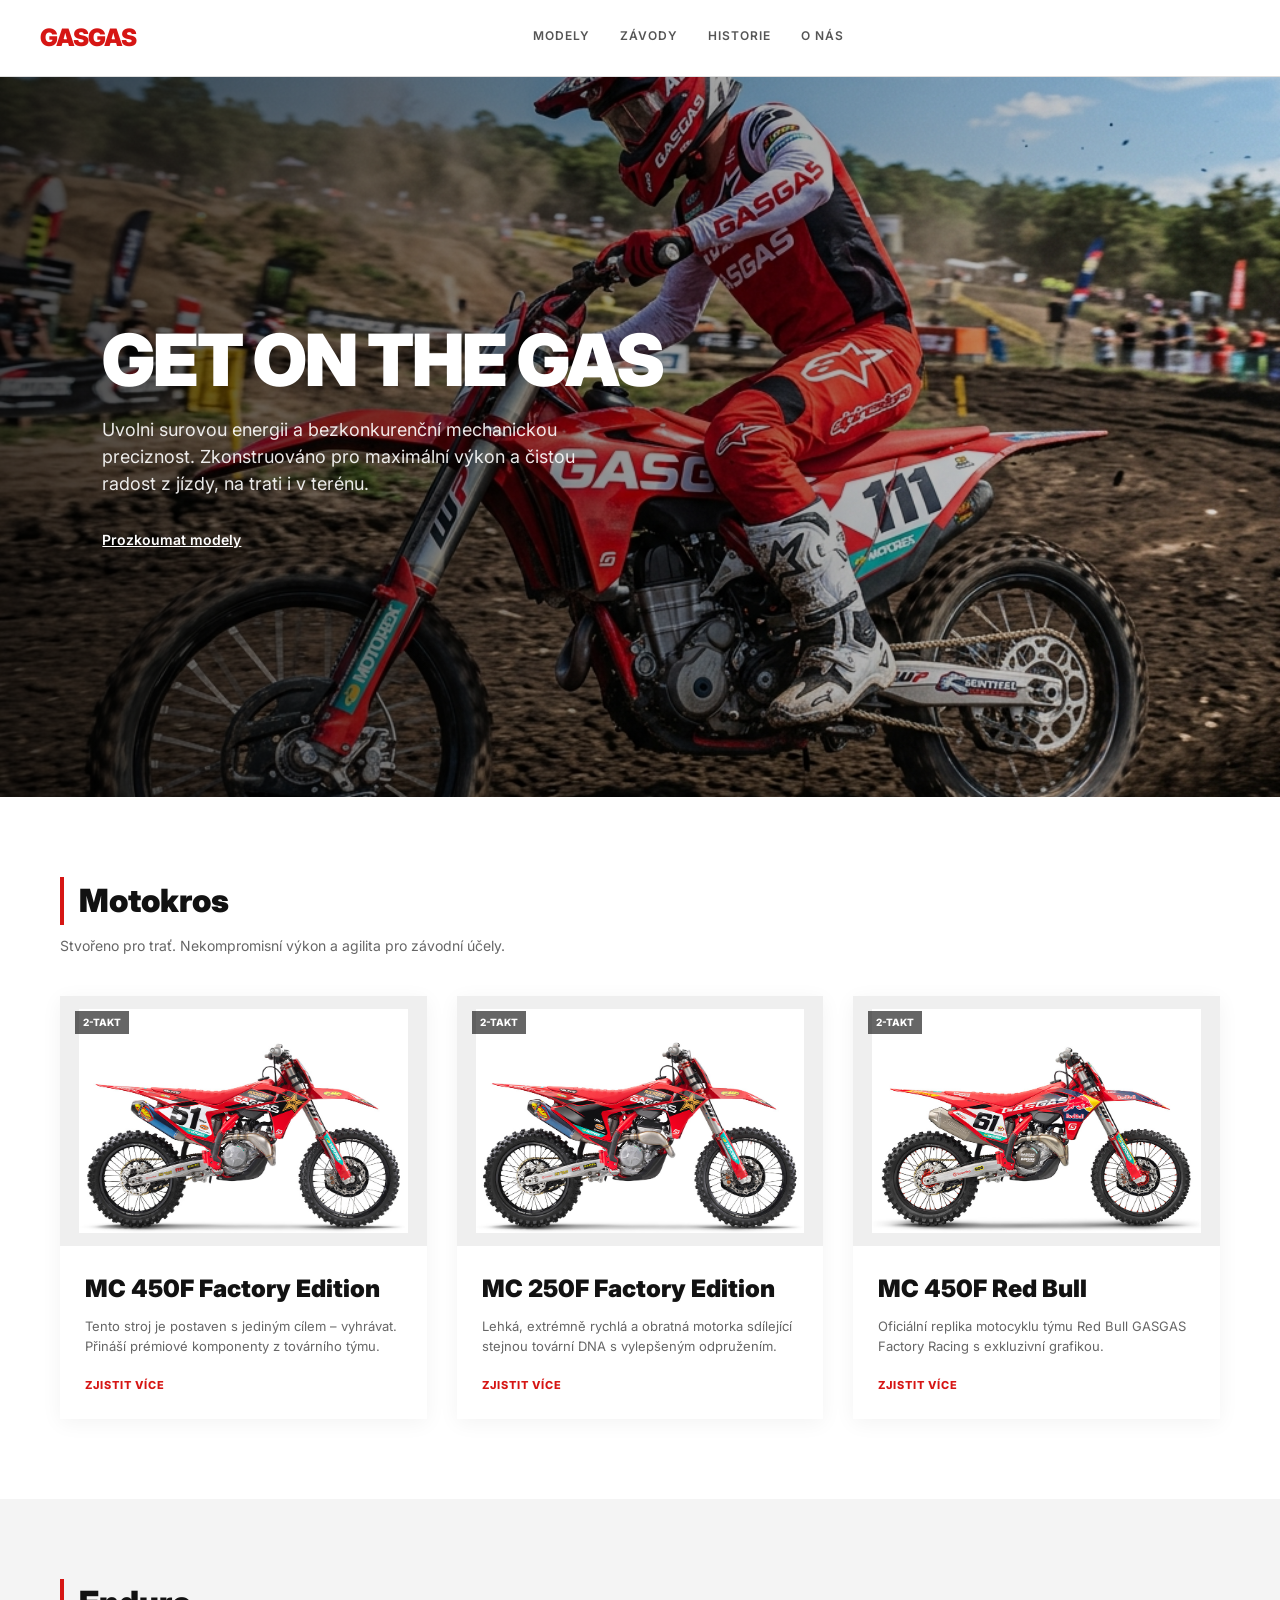
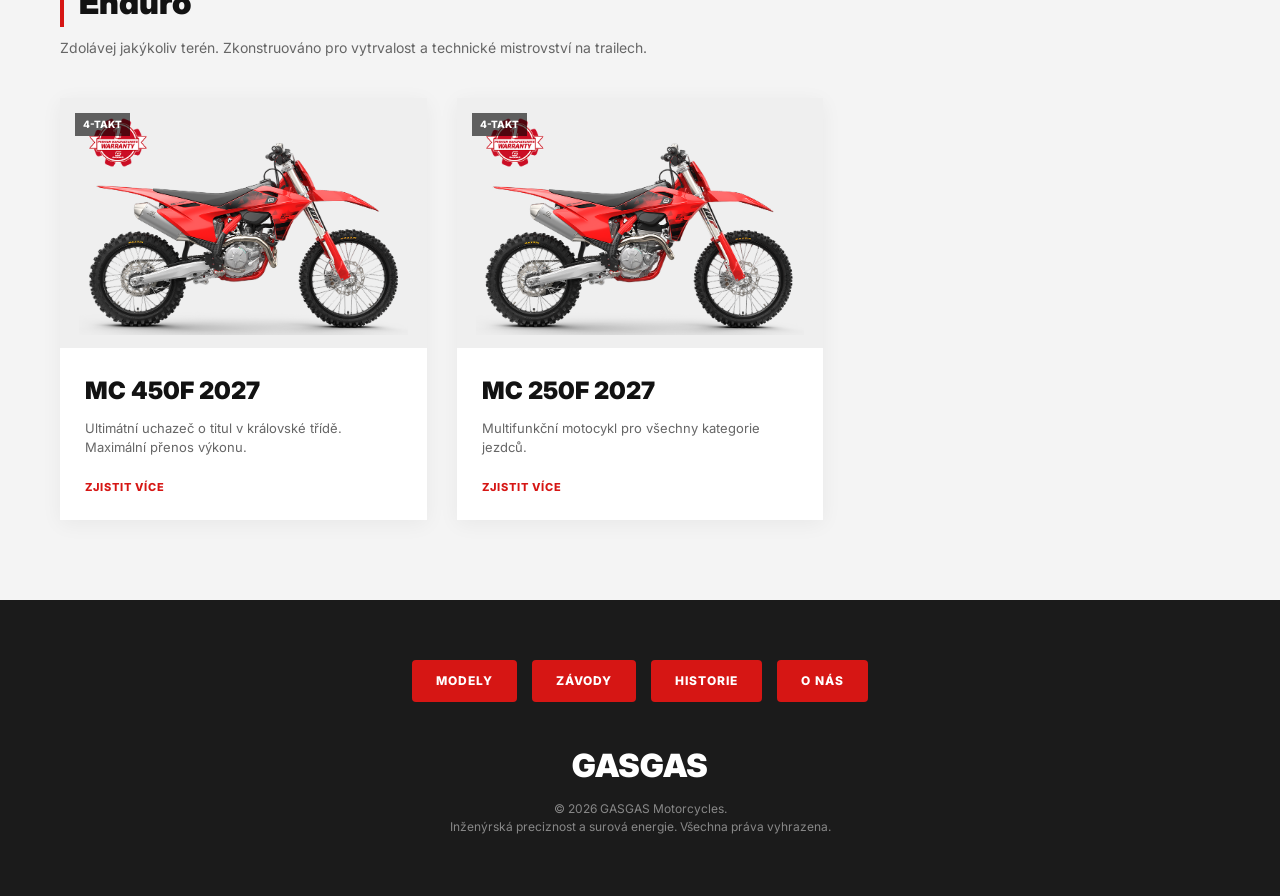
<file: index.html>
<!DOCTYPE html>
<html lang="cs">

<head>
    <meta charset="UTF-8">
    <meta name="viewport" content="width=device-width, initial-scale=1.0">
    <title>GASGAS - Get on the gas </title>
    <link rel="stylesheet" href="style.css">
</head>

<body>

    <header>
        <div class="logo"><a href="index.html">GASGAS</a></div>
        <nav class="main-nav">
            <a href="models.html">Modely</a>
            <a href="racing.html">Závody</a>
            <a href="history.html">Historie</a>
            <a href="about.html">O nás</a>
        </nav>
        <div class="header-actions"></div>
    </header>

    <section class="hero" style="background-image: url('assets/gasgas_hero_new_1778749710029.png');">
        <div class="container">
            <h1>Get on the gas</h1>
            <p>Uvolni surovou energii a bezkonkurenční mechanickou preciznost. Zkonstruováno pro maximální výkon a čistou radost z jízdy, na trati i v terénu.</p>
            <a href="models.html" class="link-white">Prozkoumat modely</a>
        </div>
    </section>

    <section class="category-section">
        <div class="container">
            <h2 class="category-title">Motokros</h2>
            <p class="category-desc">Stvořeno pro trať. Nekompromisní výkon a agilita pro závodní účely.</p>
            <div class="models-grid">
                <div class="model-card">
                    <a href="mc450f-factory.html">
                        <div class="model-image-container">
                            <span class="stroke-tag">2-TAKT</span>
                            <img src="fotky/gasgas 450 factory edition.jpg" alt="MC 450F Factory Edition">
                        </div>
                        <div class="model-info">
                            <h3>MC 450F Factory Edition</h3>
                            <p>Tento stroj je postaven s jediným cílem – vyhrávat. Přináší prémiové komponenty z továrního týmu.</p>
                            <span class="learn-more">Zjistit více <i class="fa-solid fa-arrow-right"></i></span>
                        </div>
                    </a>
                </div>

                <div class="model-card">
                    <a href="mc250f-factory.html">
                        <div class="model-image-container">
                            <span class="stroke-tag">2-TAKT</span>
                            <img src="fotky/gasgas 250 factory edition.jpg" alt="MC 250F Factory Edition">
                        </div>
                        <div class="model-info">
                            <h3>MC 250F Factory Edition</h3>
                            <p>Lehká, extrémně rychlá a obratná motorka sdílející stejnou tovární DNA s vylepšeným odpružením.</p>
                            <span class="learn-more">Zjistit více <i class="fa-solid fa-arrow-right"></i></span>
                        </div>
                    </a>
                </div>

                <div class="model-card">
                    <a href="mc450f-redbull.html">
                        <div class="model-image-container">
                            <span class="stroke-tag">2-TAKT</span>
                            <img src="fotky/gasgas 450 redbull.jpg" alt="MC 450F Red Bull">
                        </div>
                        <div class="model-info">
                            <h3>MC 450F Red Bull</h3>
                            <p>Oficiální replika motocyklu týmu Red Bull GASGAS Factory Racing s exkluzivní grafikou.</p>
                            <span class="learn-more">Zjistit více <i class="fa-solid fa-arrow-right"></i></span>
                        </div>
                    </a>
                </div>
            </div>
        </div>
    </section>

    <section class="category-section">
        <div class="container">
            <h2 class="category-title">Enduro</h2>
            <p class="category-desc">Zdolávej jakýkoliv terén. Zkonstruováno pro vytrvalost a technické mistrovství na trailech.</p>
            <div class="models-grid">
                <div class="model-card">
                    <a href="mc450f.html">
                        <div class="model-image-container">
                            <span class="stroke-tag">4-TAKT</span>
                            <img src="fotky/gasgas 450.png" alt="MC 450F">
                        </div>
                        <div class="model-info">
                            <h3>MC 450F 2027</h3>
                            <p>Ultimátní uchazeč o titul v královské třídě. Maximální přenos výkonu.</p>
                            <span class="learn-more">Zjistit více <i class="fa-solid fa-arrow-right"></i></span>
                        </div>
                    </a>
                </div>

                <div class="model-card">
                    <a href="mc250f.html">
                        <div class="model-image-container">
                            <span class="stroke-tag">4-TAKT</span>
                            <img src="fotky/gasgas 250.png" alt="MC 250F">
                        </div>
                        <div class="model-info">
                            <h3>MC 250F 2027</h3>
                            <p>Multifunkční motocykl pro všechny kategorie jezdců.</p>
                            <span class="learn-more">Zjistit více <i class="fa-solid fa-arrow-right"></i></span>
                        </div>
                    </a>
                </div>
            </div>
        </div>
    
    </section>

    <footer>
        <div class="footer-links">
            <a href="models.html">Modely</a>
            <a href="racing.html">Závody</a>
            <a href="history.html">Historie</a>
            <a href="about.html">O nás</a>
        </div>
        <div>
            <span class="footer-logo">GASGAS</span>
            <p class="footer-copy">© 2026 GASGAS Motorcycles.<br>Inženýrská preciznost a surová energie. Všechna práva vyhrazena.</p>
        </div>
    </footer>

</body>

</html>
</file>
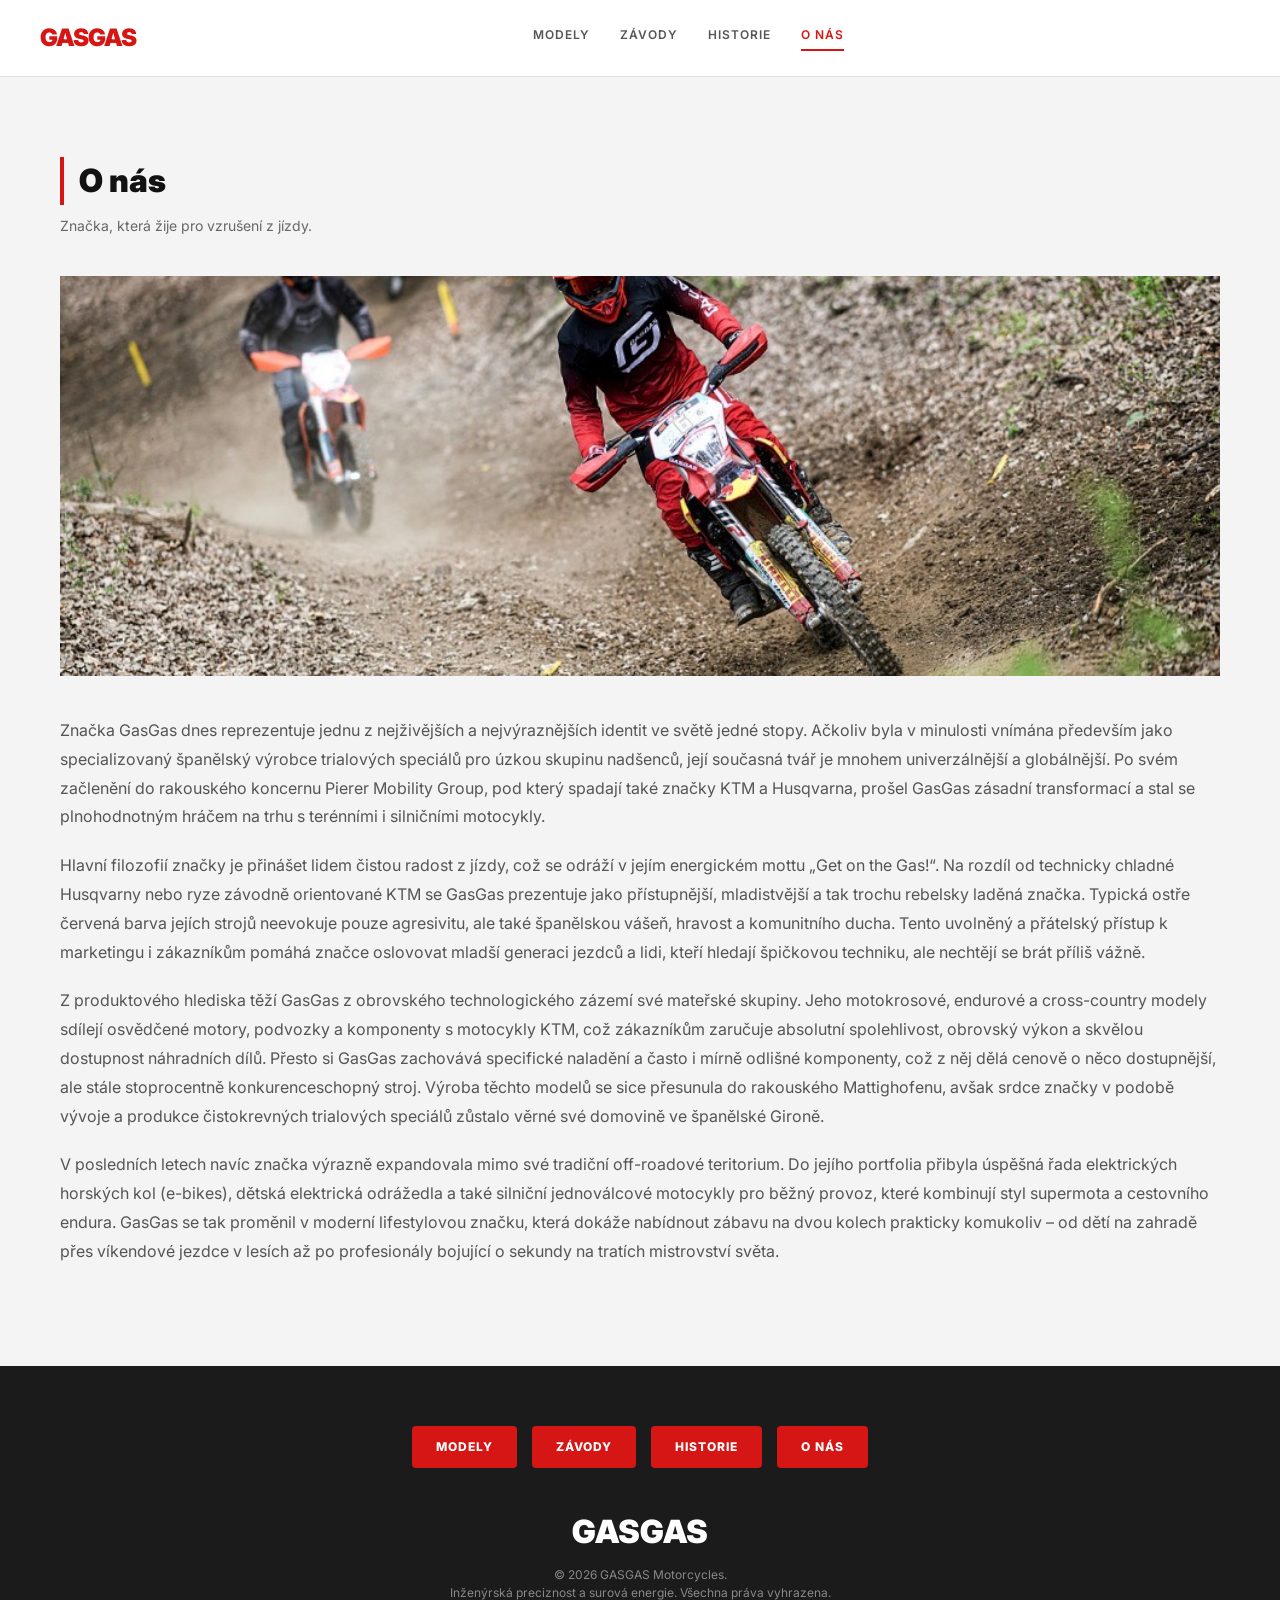
<file: about.html>
<!DOCTYPE html>
<html lang="cs">

<head>
    <meta charset="UTF-8">
    <meta name="viewport" content="width=device-width, initial-scale=1.0">
    <title>GASGAS - O nás</title>
    <meta name="description" content="Zjistěte více o značce GasGas.">
    <link rel="stylesheet" href="style.css">
</head>

<body>

    <header>
        <div class="logo"><a href="index.html">GASGAS</a></div>
        <nav class="main-nav">
            <a href="models.html">Modely</a>
            <a href="racing.html">Závody</a>
            <a href="history.html">Historie</a>
            <a href="about.html" class="active">O nás</a>
        </nav>
        <div class="header-actions"></div>
    </header>

    <section class="category-section">
        <div class="container">
            <h1 class="category-title">O nás</h1>
            <p class="category-desc">Značka, která žije pro vzrušení z jízdy.</p>

            <img src="assets/IMG_9733.jpg" alt="GasGas Enduro Life" class="page-hero-image">

            <div style="margin-top: 40px; color: #555; line-height: 1.8; font-size: 16px;">
                <p style="margin-bottom: 20px;">Značka GasGas dnes reprezentuje jednu z nejživějších a nejvýraznějších
                    identit ve světě jedné stopy. Ačkoliv byla v minulosti vnímána především jako specializovaný
                    španělský výrobce trialových speciálů pro úzkou skupinu nadšenců, její současná tvář je mnohem
                    univerzálnější a globálnější. Po svém začlenění do rakouského koncernu Pierer Mobility Group, pod
                    který spadají také značky KTM a Husqvarna, prošel GasGas zásadní transformací a stal se
                    plnohodnotným hráčem na trhu s terénními i silničními motocykly.</p>
                <p style="margin-bottom: 20px;">Hlavní filozofií značky je přinášet lidem čistou radost z jízdy, což se
                    odráží v jejím energickém mottu „Get on the Gas!“. Na rozdíl od technicky chladné Husqvarny nebo
                    ryze závodně orientované KTM se GasGas prezentuje jako přístupnější, mladistvější a tak trochu
                    rebelsky laděná značka. Typická ostře červená barva jejích strojů neevokuje pouze agresivitu, ale
                    také španělskou vášeň, hravost a komunitního ducha. Tento uvolněný a přátelský přístup k marketingu
                    i zákazníkům pomáhá značce oslovovat mladší generaci jezdců a lidi, kteří hledají špičkovou
                    techniku, ale nechtějí se brát příliš vážně.</p>
                <p style="margin-bottom: 20px;">Z produktového hlediska těží GasGas z obrovského technologického zázemí
                    své mateřské skupiny. Jeho motokrosové, endurové a cross-country modely sdílejí osvědčené motory,
                    podvozky a komponenty s motocykly KTM, což zákazníkům zaručuje absolutní spolehlivost, obrovský
                    výkon a skvělou dostupnost náhradních dílů. Přesto si GasGas zachovává specifické naladění a často i
                    mírně odlišné komponenty, což z něj dělá cenově o něco dostupnější, ale stále stoprocentně
                    konkurenceschopný stroj. Výroba těchto modelů se sice přesunula do rakouského Mattighofenu, avšak
                    srdce značky v podobě vývoje a produkce čistokrevných trialových speciálů zůstalo věrné své domovině
                    ve španělské Gironě.</p>
                <p style="margin-bottom: 20px;">V posledních letech navíc značka výrazně expandovala mimo své tradiční
                    off-roadové teritorium. Do jejího portfolia přibyla úspěšná řada elektrických horských kol
                    (e-bikes), dětská elektrická odrážedla a také silniční jednoválcové motocykly pro běžný provoz,
                    které kombinují styl supermota a cestovního endura. GasGas se tak proměnil v moderní lifestylovou
                    značku, která dokáže nabídnout zábavu na dvou kolech prakticky komukoliv – od dětí na zahradě přes
                    víkendové jezdce v lesích až po profesionály bojující o sekundy na tratích mistrovství světa.</p>
            </div>
        </div>
    </section>

    <footer>
        <div class="footer-links">
            <a href="models.html">Modely</a>
            <a href="racing.html">Závody</a>
            <a href="history.html">Historie</a>
            <a href="about.html">O nás</a>
        </div>
        <div>
            <span class="footer-logo">GASGAS</span>
            <p class="footer-copy">© 2026 GASGAS Motorcycles.<br>Inženýrská preciznost a surová energie. Všechna práva
                vyhrazena.</p>
        </div>
    </footer>

</body>

</html>
</file>
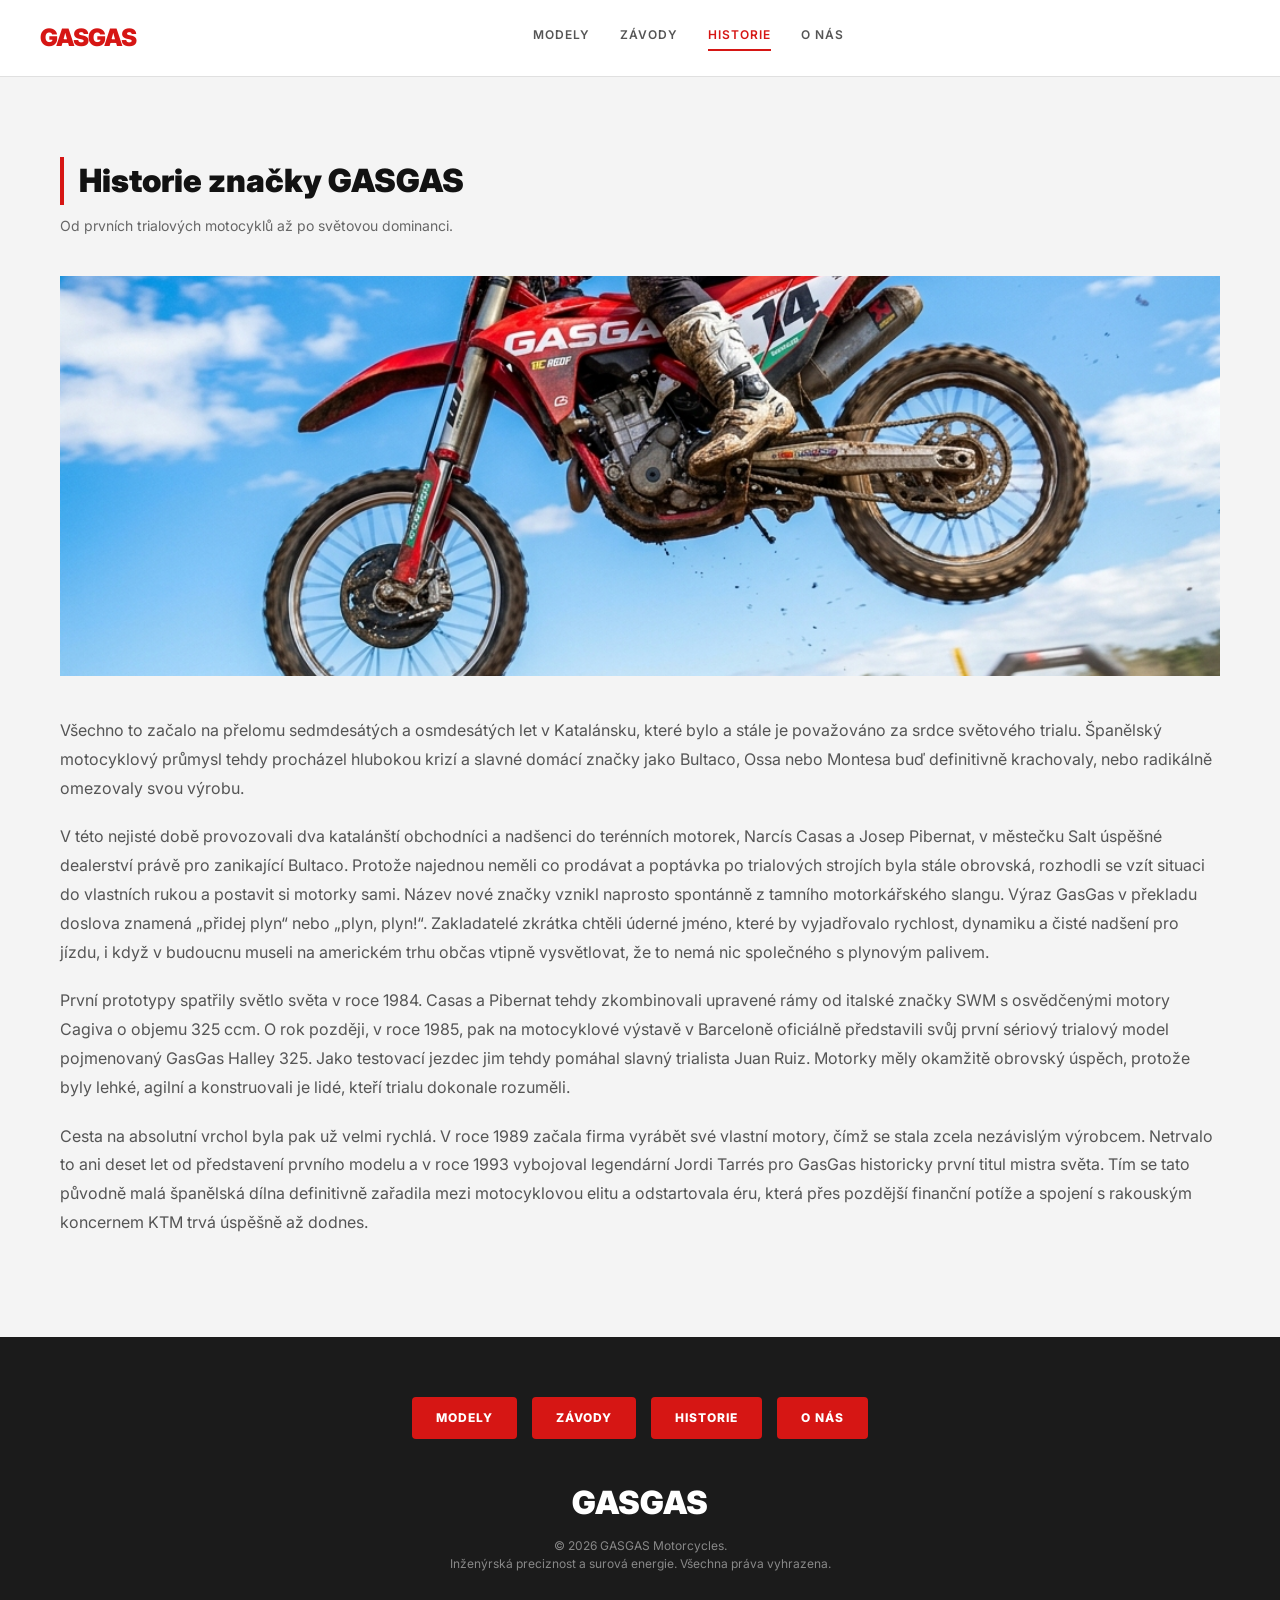
<file: history.html>
<!DOCTYPE html>
<html lang="cs">

<head>
    <meta charset="UTF-8">
    <meta name="viewport" content="width=device-width, initial-scale=1.0">
    <title>GASGAS - Historie</title>
    <meta name="description" content="Historie značky motocyklů GasGas.">
    <link rel="stylesheet" href="style.css">
</head>

<body>

    <header>
        <div class="logo"><a href="index.html">GASGAS</a></div>
        <nav class="main-nav">
            <a href="models.html">Modely</a>
            <a href="racing.html">Závody</a>
            <a href="history.html" class="active">Historie</a>
            <a href="about.html">O nás</a>
        </nav>
        <div class="header-actions"></div>
    </header>

    <section class="category-section">
        <div class="container">
            <h1 class="category-title">Historie značky GASGAS</h1>
            <p class="category-desc">Od prvních trialových motocyklů až po světovou dominanci.</p>

            <img src="assets/hero_gasgas_1778748719900.png" alt="Historie GasGas" class="page-hero-image">

            <div style="margin-top: 40px; color: #555; line-height: 1.8; font-size: 16px;">
                <p style="margin-bottom: 20px;">Všechno to začalo na přelomu sedmdesátých a osmdesátých let v
                    Katalánsku, které bylo a stále je považováno za srdce světového trialu. Španělský motocyklový
                    průmysl tehdy procházel hlubokou krizí a slavné domácí značky jako Bultaco, Ossa nebo Montesa buď
                    definitivně krachovaly, nebo radikálně omezovaly svou výrobu.</p>
                <p style="margin-bottom: 20px;">V této nejisté době provozovali dva katalánští obchodníci a nadšenci do
                    terénních motorek, Narcís Casas a Josep Pibernat, v městečku Salt úspěšné dealerství právě pro
                    zanikající Bultaco. Protože najednou neměli co prodávat a poptávka po trialových strojích byla stále
                    obrovská, rozhodli se vzít situaci do vlastních rukou a postavit si motorky sami. Název nové značky
                    vznikl naprosto spontánně z tamního motorkářského slangu. Výraz GasGas v překladu doslova znamená
                    „přidej plyn“ nebo „plyn, plyn!“. Zakladatelé zkrátka chtěli úderné jméno, které by vyjadřovalo
                    rychlost, dynamiku a čisté nadšení pro jízdu, i když v budoucnu museli na americkém trhu občas
                    vtipně vysvětlovat, že to nemá nic společného s plynovým palivem.</p>
                <p style="margin-bottom: 20px;">První prototypy spatřily světlo světa v roce 1984. Casas a Pibernat
                    tehdy zkombinovali upravené rámy od italské značky SWM s osvědčenými motory Cagiva o objemu 325 ccm.
                    O rok později, v roce 1985, pak na motocyklové výstavě v Barceloně oficiálně představili svůj první
                    sériový trialový model pojmenovaný GasGas Halley 325. Jako testovací jezdec jim tehdy pomáhal slavný
                    trialista Juan Ruiz. Motorky měly okamžitě obrovský úspěch, protože byly lehké, agilní a
                    konstruovali je lidé, kteří trialu dokonale rozuměli.</p>
                <p style="margin-bottom: 20px;">Cesta na absolutní vrchol byla pak už velmi rychlá. V roce 1989 začala
                    firma vyrábět své vlastní motory, čímž se stala zcela nezávislým výrobcem. Netrvalo to ani deset let
                    od představení prvního modelu a v roce 1993 vybojoval legendární Jordi Tarrés pro GasGas historicky
                    první titul mistra světa. Tím se tato původně malá španělská dílna definitivně zařadila mezi
                    motocyklovou elitu a odstartovala éru, která přes pozdější finanční potíže a spojení s rakouským
                    koncernem KTM trvá úspěšně až dodnes.</p>
            </div>
        </div>
    </section>

    <footer>
        <div class="footer-links">
            <a href="models.html">Modely</a>
            <a href="racing.html">Závody</a>
            <a href="history.html">Historie</a>
            <a href="about.html">O nás</a>
        </div>
        <div>
            <span class="footer-logo">GASGAS</span>
            <p class="footer-copy">© 2026 GASGAS Motorcycles.<br>Inženýrská preciznost a surová energie. Všechna práva
                vyhrazena.</p>
        </div>
    </footer>

</body>

</html>
</file>
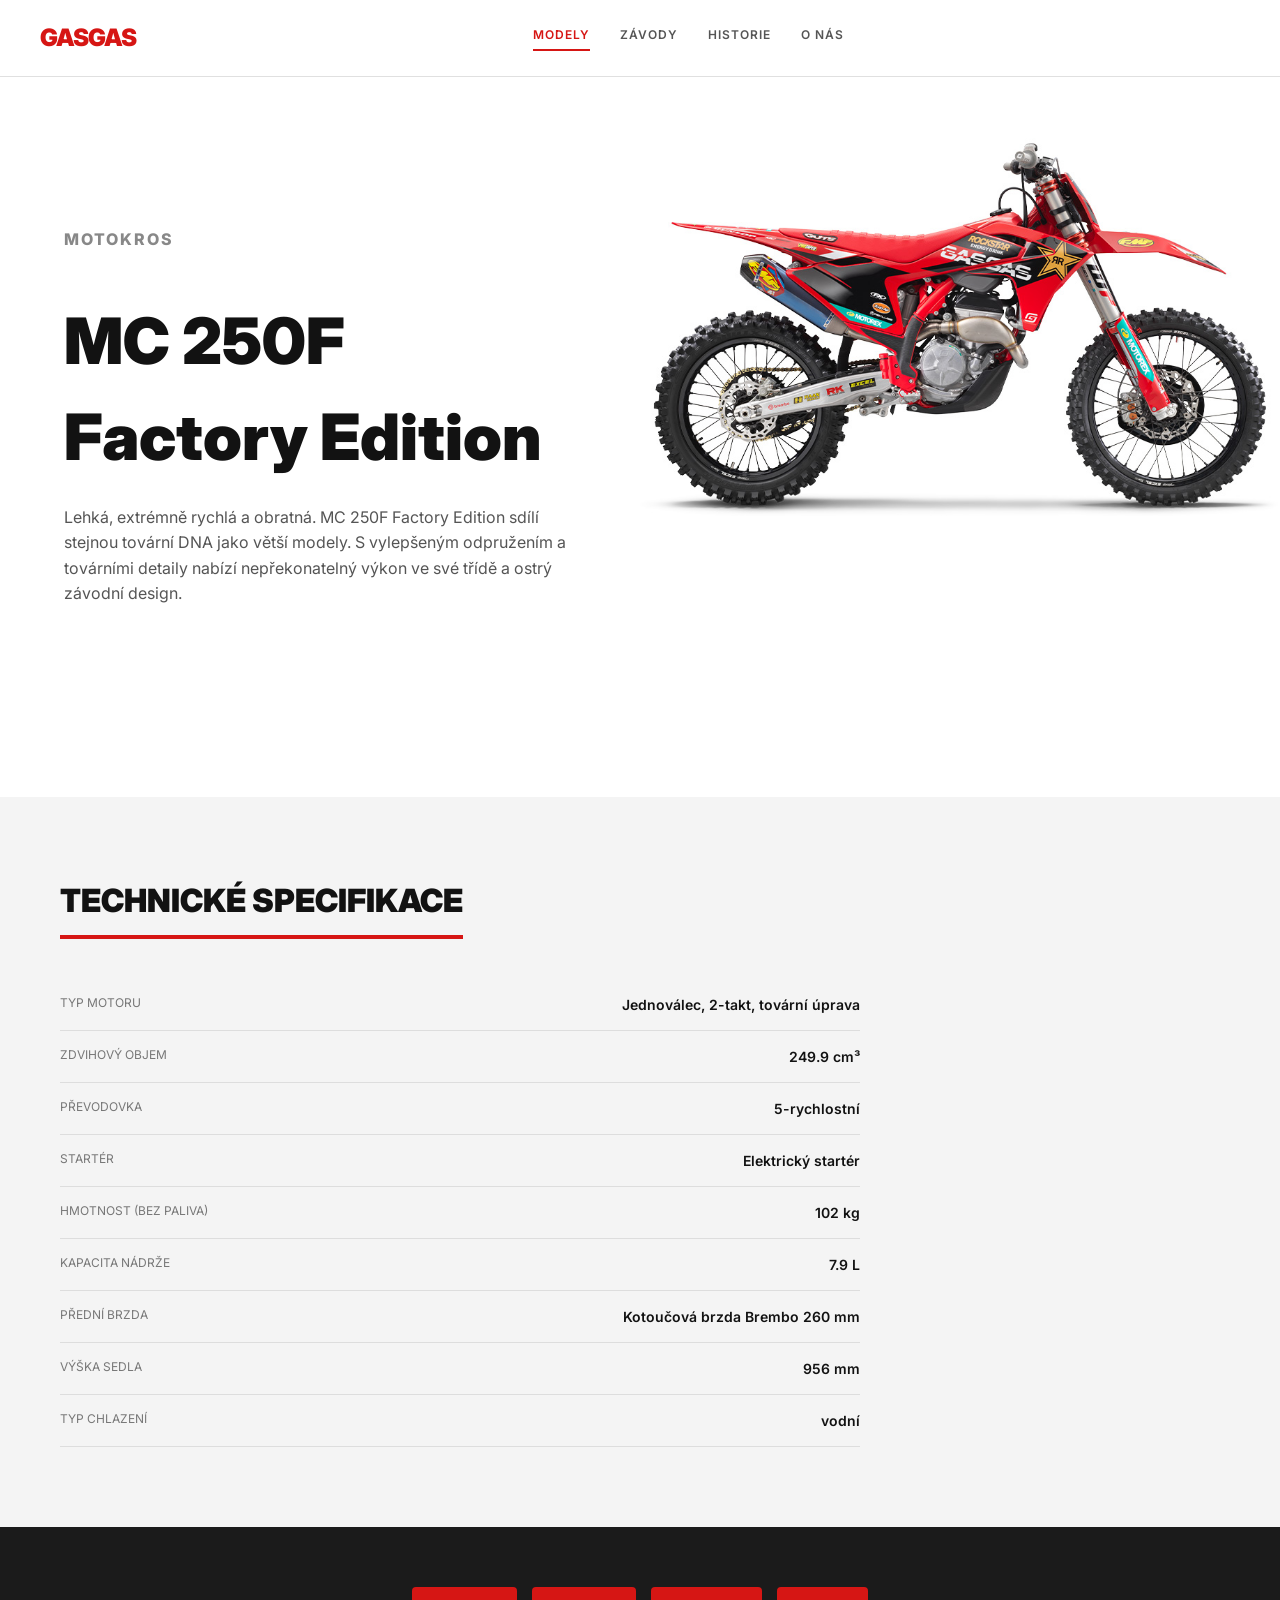
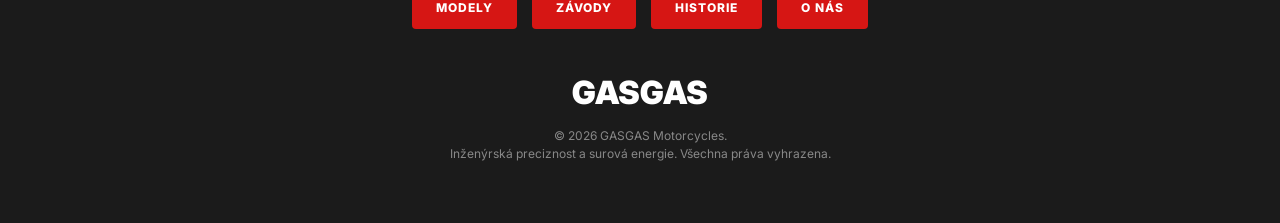
<file: mc250f-factory.html>
<!DOCTYPE html>
<html lang="cs">

<head>
    <meta charset="UTF-8">
    <meta name="viewport" content="width=device-width, initial-scale=1.0">
    <title>GASGAS - MC 250F Factory Edition</title>
    <meta name="description" content="Detail modelu GasGas MC 250F Factory Edition.">
    <link rel="stylesheet" href="style.css">
</head>

<body>

    <header>
        <div class="logo"><a href="index.html">GASGAS</a></div>
        <nav class="main-nav">
            <a href="models.html" class="active">Modely</a>
            <a href="racing.html">Závody</a>
            <a href="history.html">Historie</a>
            <a href="about.html">O nás</a>
        </nav>
        <div class="header-actions"></div>
    </header>

    <section class="mc-hero">
        <div class="mc-info">
            <p class="section-subtitle" style="color: #888;">Motokros</p>
            <h1>MC 250F Factory Edition</h1>
            <p>Lehká, extrémně rychlá a obratná. MC 250F Factory Edition sdílí stejnou tovární DNA jako větší modely. S vylepšeným odpružením a továrními detaily nabízí nepřekonatelný výkon ve své třídě a ostrý závodní design.</p>
        </div>
        <img src="fotky/gasgas 250 factory edition.jpg" alt="MC 250F Factory Edition">
    </section>

    <section class="tech-specs">
        <div class="container">
            <h2>TECHNICKÉ SPECIFIKACE</h2>
            <div class="spec-list">
                <div class="spec-item">
                    <span class="spec-label">TYP MOTORU</span>
                    <span class="spec-value">Jednoválec, 2-takt, tovární úprava</span>
                </div>
                <div class="spec-item">
                    <span class="spec-label">ZDVIHOVÝ OBJEM</span>
                    <span class="spec-value">249.9 cm³</span>
                </div>
                <div class="spec-item">
                    <span class="spec-label">PŘEVODOVKA</span>
                    <span class="spec-value">5-rychlostní</span>
                </div>
                <div class="spec-item">
                    <span class="spec-label">STARTÉR</span>
                    <span class="spec-value">Elektrický startér</span>
                </div>
                <div class="spec-item">
                    <span class="spec-label">HMOTNOST (BEZ PALIVA)</span>
                    <span class="spec-value">102 kg</span>
                </div>
                <div class="spec-item">
                    <span class="spec-label">KAPACITA NÁDRŽE</span>
                    <span class="spec-value">7.9 L</span>
                </div>
                <div class="spec-item">
                    <span class="spec-label">PŘEDNÍ BRZDA</span>
                    <span class="spec-value">Kotoučová brzda Brembo 260 mm</span>
                </div>
                <div class="spec-item">
                    <span class="spec-label">VÝŠKA SEDLA</span>
                    <span class="spec-value">956 mm</span>
                </div>
                <div class="spec-item">
                    <span class="spec-label">TYP CHLAZENÍ</span>
                    <span class="spec-value">vodní</span>
                </div>
            </div>
        </div>
    </section>

    <footer>
        <div class="footer-links">
            <a href="models.html">Modely</a>
            <a href="racing.html">Závody</a>
            <a href="history.html">Historie</a>
            <a href="about.html">O nás</a>
        </div>
        <div>
            <span class="footer-logo">GASGAS</span>
            <p class="footer-copy">© 2026 GASGAS Motorcycles.<br>Inženýrská preciznost a surová energie. Všechna práva vyhrazena.</p>
        </div>
    </footer>

</body>

</html>
</file>
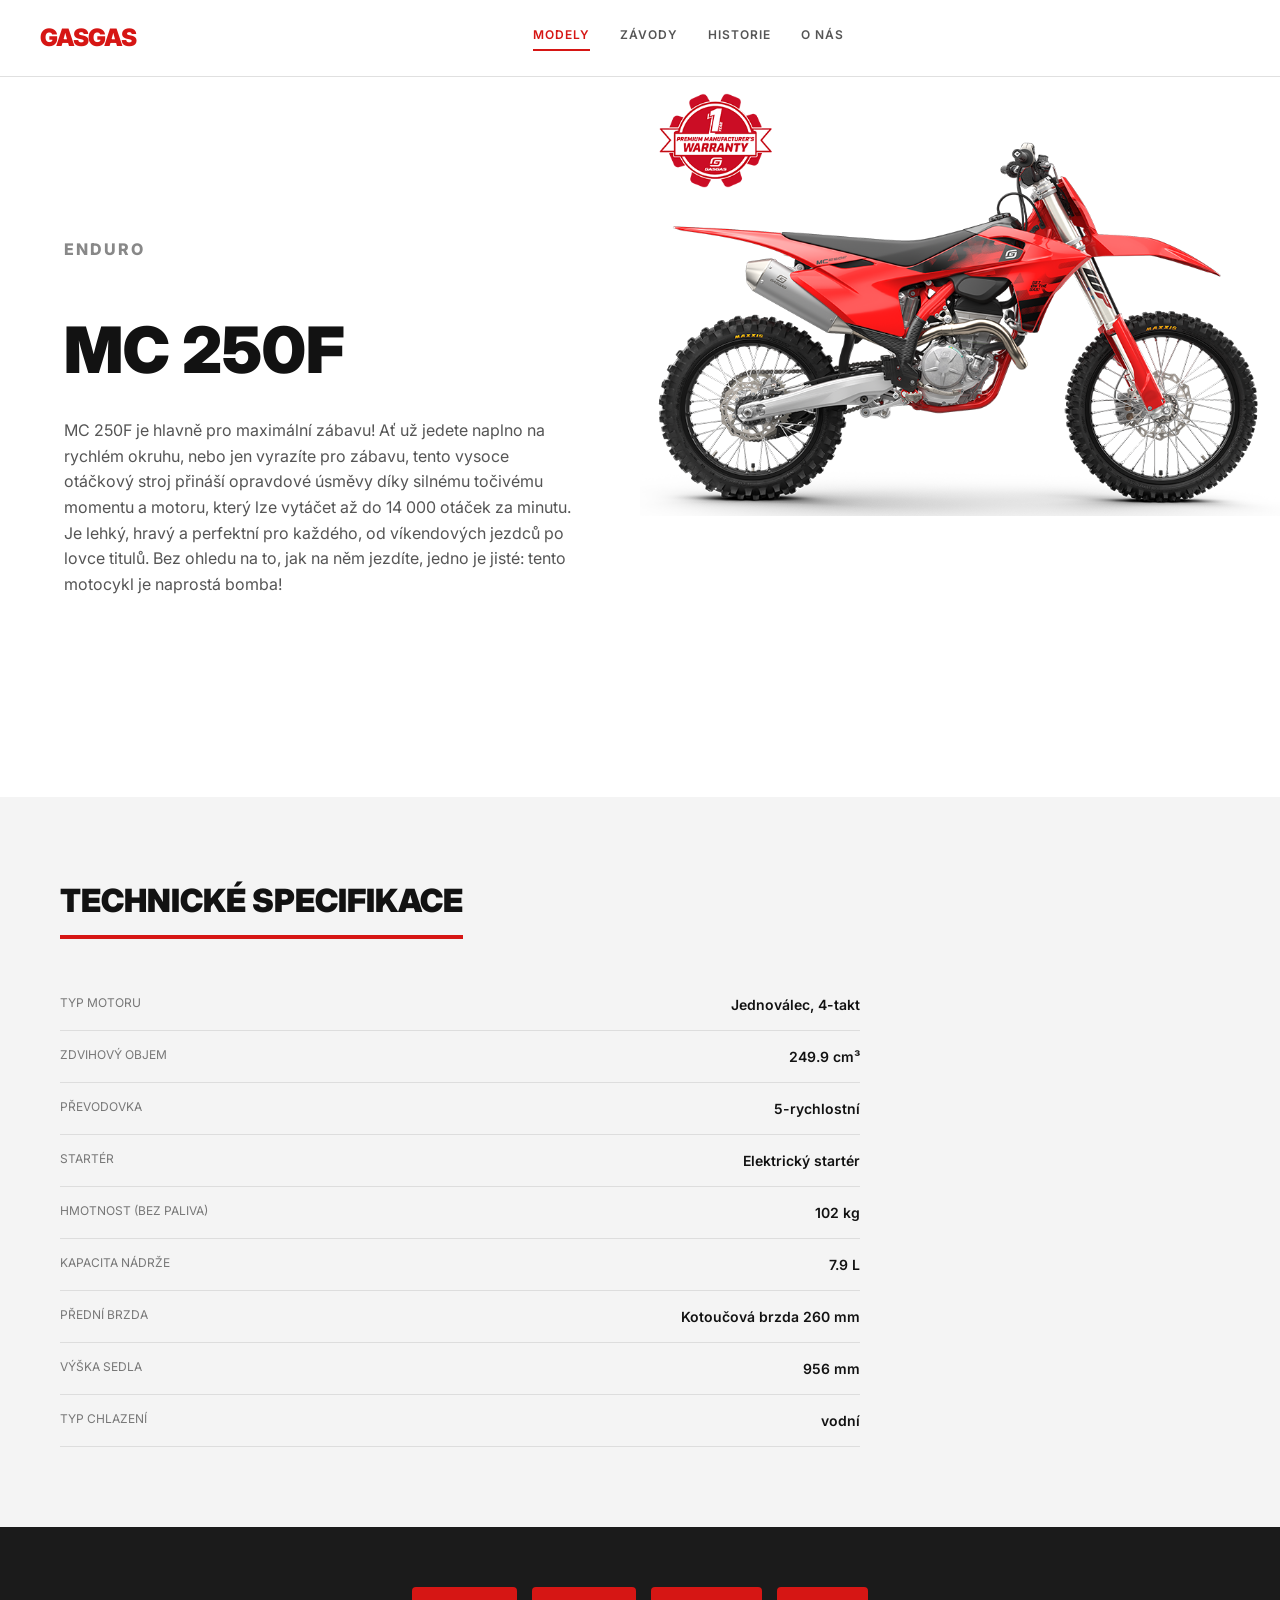
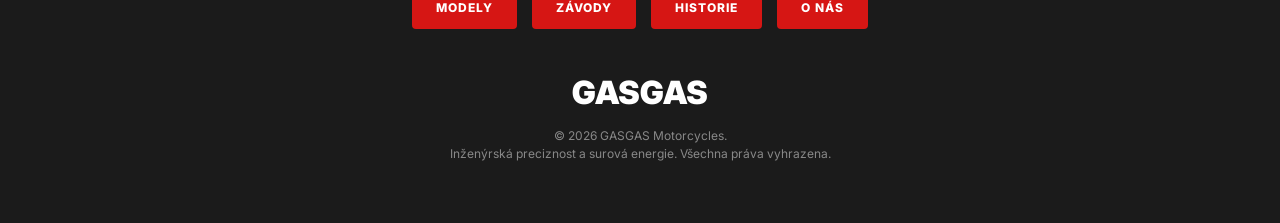
<file: mc250f.html>
<!DOCTYPE html>
<html lang="cs">

<head>
    <meta charset="UTF-8">
    <meta name="viewport" content="width=device-width, initial-scale=1.0">
    <title>GASGAS - MC 250F</title>
    <meta name="description" content="Detail modelu GasGas MC 250F. Ultimátní výkon a ovladatelnost.">
    <link rel="stylesheet" href="style.css">
</head>

<body>

    <header>
        <div class="logo"><a href="index.html">GASGAS</a></div>
        <nav class="main-nav">
            <a href="models.html" class="active">Modely</a>
            <a href="racing.html">Závody</a>
            <a href="history.html">Historie</a>
            <a href="about.html">O nás</a>
        </nav>
        <div class="header-actions"></div>
    </header>

    <section class="mc-hero">
        <div class="mc-info">
            <p class="section-subtitle" style="color: #888;">Enduro</p>
            <h1>MC 250F</h1>
            <p>MC 250F je hlavně pro maximální zábavu! Ať už jedete naplno na rychlém okruhu, nebo jen vyrazíte pro zábavu, tento vysoce otáčkový stroj přináší opravdové úsměvy díky silnému točivému momentu a motoru, který lze vytáčet až do 14 000 otáček za minutu. Je lehký, hravý a perfektní pro každého, od víkendových jezdců po lovce titulů. Bez ohledu na to, jak na něm jezdíte, jedno je jisté: tento motocykl je naprostá bomba!</p>
        </div>
        <img src="fotky/gasgas 250.png" alt="MC 250F">
    </section>

    <section class="tech-specs">
        <div class="container">
            <h2>TECHNICKÉ SPECIFIKACE</h2>
            <div class="spec-list">
                <div class="spec-item">
                    <span class="spec-label">TYP MOTORU</span>
                    <span class="spec-value">Jednoválec, 4-takt</span>
                </div>
                <div class="spec-item">
                    <span class="spec-label">ZDVIHOVÝ OBJEM</span>
                    <span class="spec-value">249.9 cm³</span>
                </div>
                <div class="spec-item">
                    <span class="spec-label">PŘEVODOVKA</span>
                    <span class="spec-value">5-rychlostní</span>
                </div>
                <div class="spec-item">
                    <span class="spec-label">STARTÉR</span>
                    <span class="spec-value">Elektrický startér</span>
                </div>
                <div class="spec-item">
                    <span class="spec-label">HMOTNOST (BEZ PALIVA)</span>
                    <span class="spec-value">102 kg</span>
                </div>
                <div class="spec-item">
                    <span class="spec-label">KAPACITA NÁDRŽE</span>
                    <span class="spec-value">7.9 L</span>
                </div>
                <div class="spec-item">
                    <span class="spec-label">PŘEDNÍ BRZDA</span>
                    <span class="spec-value">Kotoučová brzda 260 mm</span>
                </div>
                <div class="spec-item">
                    <span class="spec-label">VÝŠKA SEDLA</span>
                    <span class="spec-value">956 mm</span>
                </div>
                <div class="spec-item">
                    <span class="spec-label">TYP CHLAZENÍ</span>
                    <span class="spec-value">vodní</span>
                </div>
            </div>
        </div>
    </section>

    <footer>
        <div class="footer-links">
            <a href="models.html">Modely</a>
            <a href="racing.html">Závody</a>
            <a href="history.html">Historie</a>
            <a href="about.html">O nás</a>
        </div>
        <div>
            <span class="footer-logo">GASGAS</span>
            <p class="footer-copy">© 2026 GASGAS Motorcycles.<br>Inženýrská preciznost a surová energie. Všechna práva vyhrazena.</p>
        </div>
    </footer>

</body>

</html>
</file>
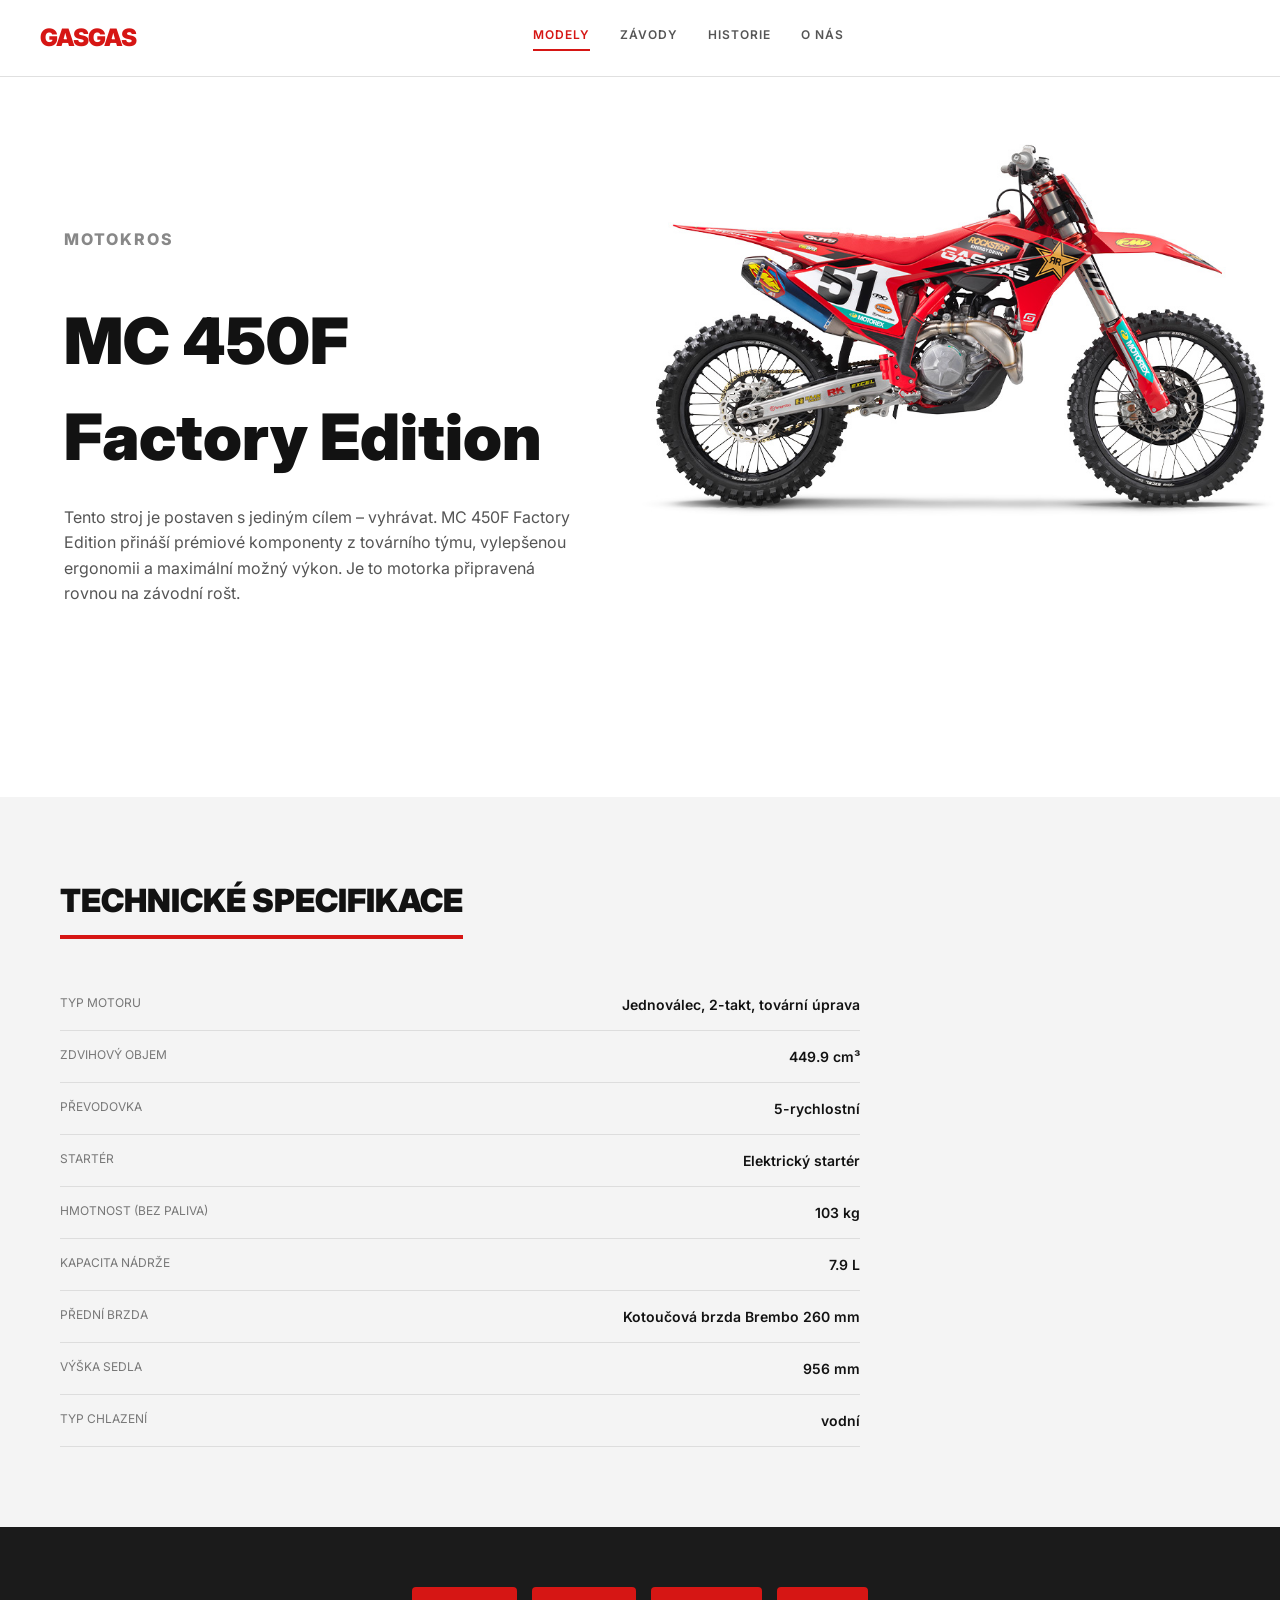
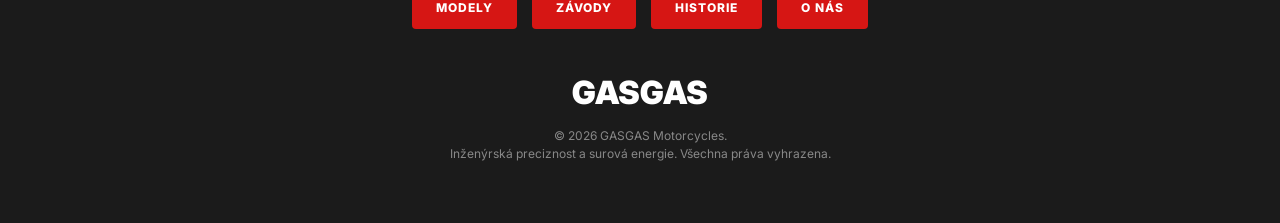
<file: mc450f-factory.html>
<!DOCTYPE html>
<html lang="cs">

<head>
    <meta charset="UTF-8">
    <meta name="viewport" content="width=device-width, initial-scale=1.0">
    <title>GASGAS - MC 450F Factory Edition</title>
    <meta name="description" content="Detail modelu GasGas MC 450F Factory Edition.">
    <link rel="stylesheet" href="style.css">
</head>

<body>

    <header>
        <div class="logo"><a href="index.html">GASGAS</a></div>
        <nav class="main-nav">
            <a href="models.html" class="active">Modely</a>
            <a href="racing.html">Závody</a>
            <a href="history.html">Historie</a>
            <a href="about.html">O nás</a>
        </nav>
        <div class="header-actions"></div>
    </header>

    <section class="mc-hero">
        <div class="mc-info">
            <p class="section-subtitle" style="color: #888;">Motokros</p>
            <h1>MC 450F Factory Edition</h1>
            <p>Tento stroj je postaven s jediným cílem – vyhrávat. MC 450F Factory Edition přináší prémiové komponenty z továrního týmu, vylepšenou ergonomii a maximální možný výkon. Je to motorka připravená rovnou na závodní rošt.</p>
        </div>
        <img src="fotky/gasgas 450 factory edition.jpg" alt="MC 450F Factory Edition">
    </section>

    <section class="tech-specs">
        <div class="container">
            <h2>TECHNICKÉ SPECIFIKACE</h2>
            <div class="spec-list">
                <div class="spec-item">
                    <span class="spec-label">TYP MOTORU</span>
                    <span class="spec-value">Jednoválec, 2-takt, tovární úprava</span>
                </div>
                <div class="spec-item">
                    <span class="spec-label">ZDVIHOVÝ OBJEM</span>
                    <span class="spec-value">449.9 cm³</span>
                </div>
                <div class="spec-item">
                    <span class="spec-label">PŘEVODOVKA</span>
                    <span class="spec-value">5-rychlostní</span>
                </div>
                <div class="spec-item">
                    <span class="spec-label">STARTÉR</span>
                    <span class="spec-value">Elektrický startér</span>
                </div>
                <div class="spec-item">
                    <span class="spec-label">HMOTNOST (BEZ PALIVA)</span>
                    <span class="spec-value">103 kg</span>
                </div>
                <div class="spec-item">
                    <span class="spec-label">KAPACITA NÁDRŽE</span>
                    <span class="spec-value">7.9 L</span>
                </div>
                <div class="spec-item">
                    <span class="spec-label">PŘEDNÍ BRZDA</span>
                    <span class="spec-value">Kotoučová brzda Brembo 260 mm</span>
                </div>
                <div class="spec-item">
                    <span class="spec-label">VÝŠKA SEDLA</span>
                    <span class="spec-value">956 mm</span>
                </div>
                <div class="spec-item">
                    <span class="spec-label">TYP CHLAZENÍ</span>
                    <span class="spec-value">vodní</span>
                </div>
            </div>
        </div>
    </section>

    <footer>
        <div class="footer-links">
            <a href="models.html">Modely</a>
            <a href="racing.html">Závody</a>
            <a href="history.html">Historie</a>
            <a href="about.html">O nás</a>
        </div>
        <div>
            <span class="footer-logo">GASGAS</span>
            <p class="footer-copy">© 2026 GASGAS Motorcycles.<br>Inženýrská preciznost a surová energie. Všechna práva vyhrazena.</p>
        </div>
    </footer>

</body>

</html>
</file>
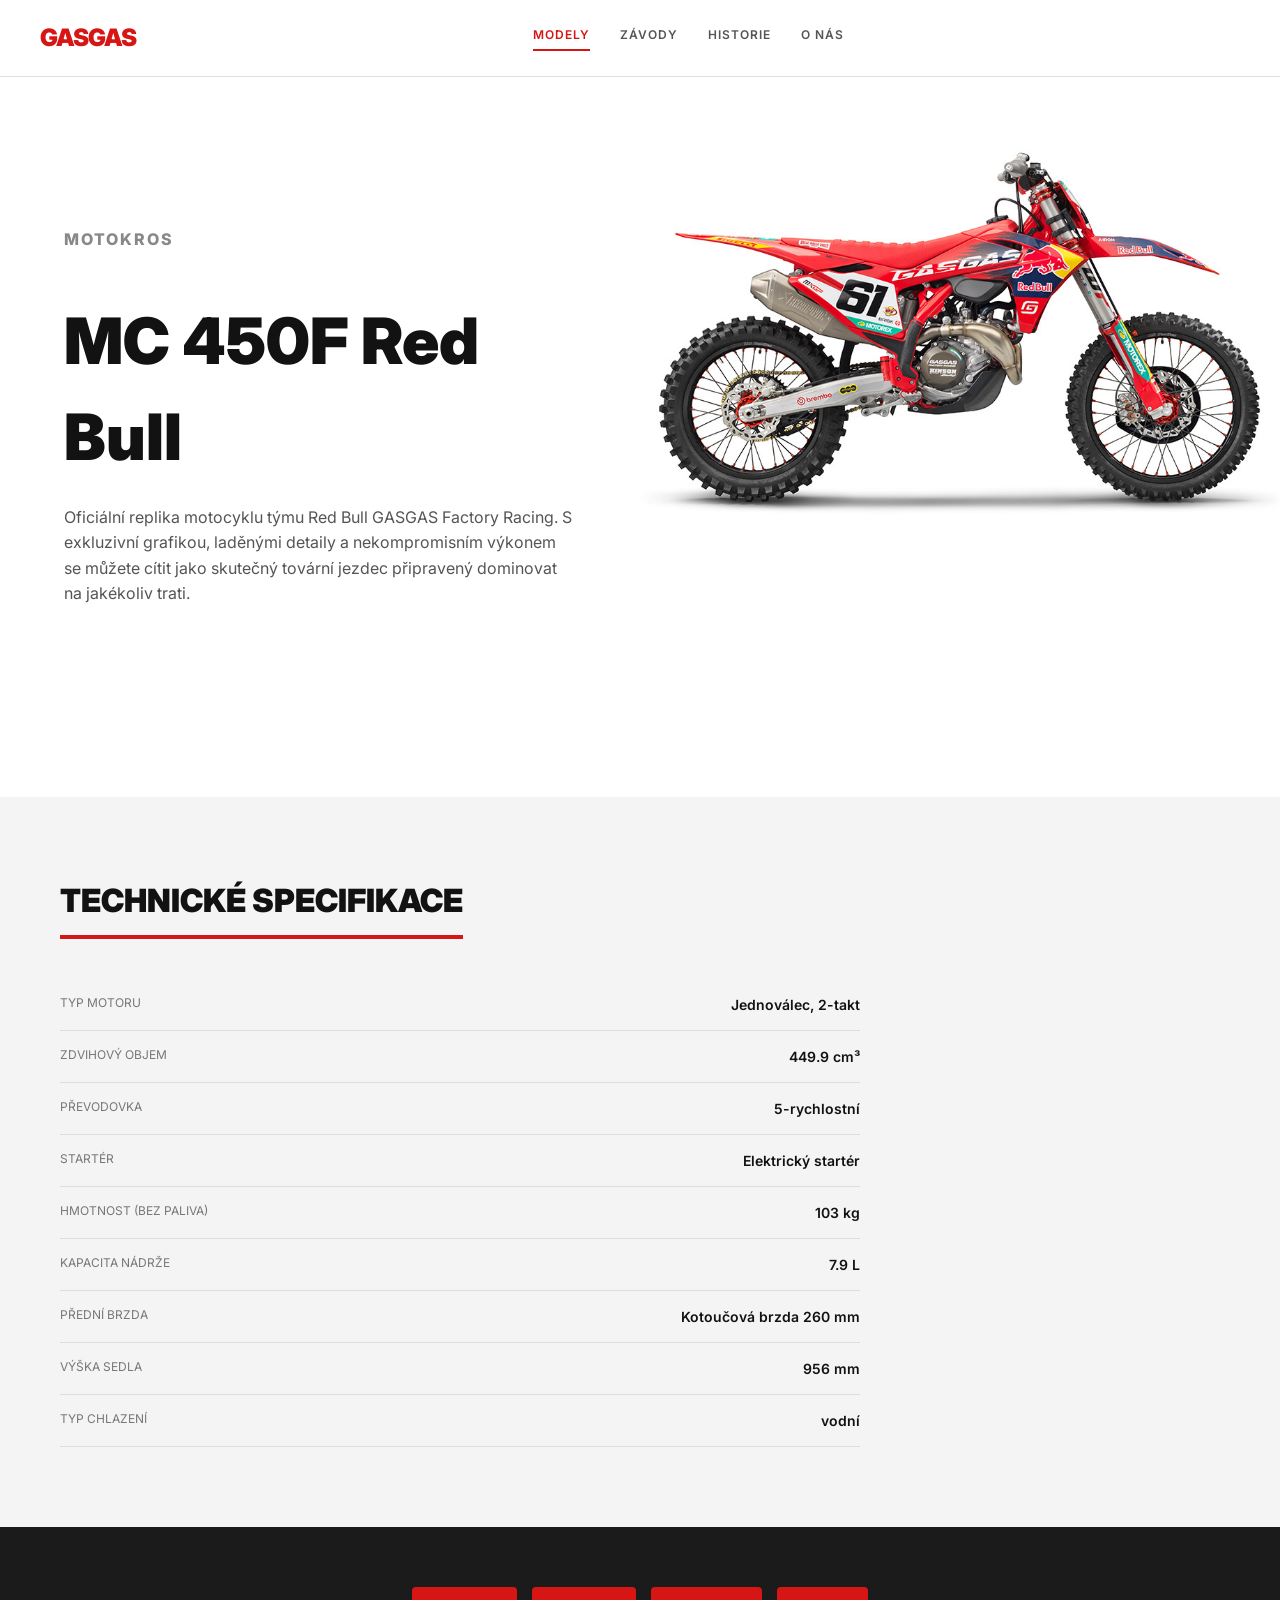
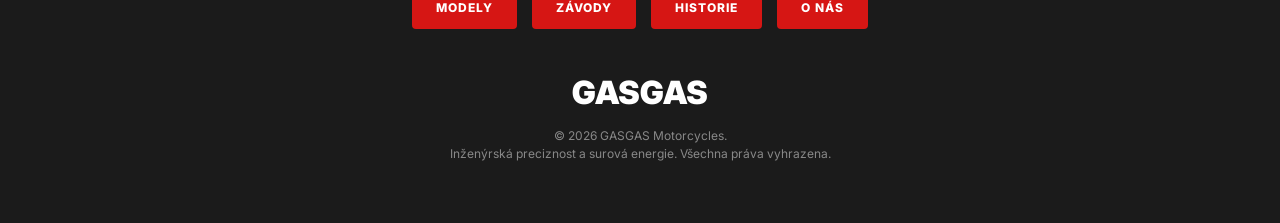
<file: mc450f-redbull.html>
<!DOCTYPE html>
<html lang="cs">

<head>
    <meta charset="UTF-8">
    <meta name="viewport" content="width=device-width, initial-scale=1.0">
    <title>GASGAS - MC 450F Red Bull</title>
    <meta name="description" content="Detail modelu GasGas MC 450F Red Bull.">
    <link rel="stylesheet" href="style.css">
</head>

<body>

    <header>
        <div class="logo"><a href="index.html">GASGAS</a></div>
        <nav class="main-nav">
            <a href="models.html" class="active">Modely</a>
            <a href="racing.html">Závody</a>
            <a href="history.html">Historie</a>
            <a href="about.html">O nás</a>
        </nav>
        <div class="header-actions"></div>
    </header>

    <section class="mc-hero">
        <div class="mc-info">
            <p class="section-subtitle" style="color: #888;">Motokros</p>
            <h1>MC 450F Red Bull</h1>
            <p>Oficiální replika motocyklu týmu Red Bull GASGAS Factory Racing. S exkluzivní grafikou, laděnými detaily a nekompromisním výkonem se můžete cítit jako skutečný tovární jezdec připravený dominovat na jakékoliv trati.</p>
        </div>
        <img src="fotky/gasgas 450 redbull.jpg" alt="MC 450F Red Bull">
    </section>

    <section class="tech-specs">
        <div class="container">
            <h2>TECHNICKÉ SPECIFIKACE</h2>
            <div class="spec-list">
                <div class="spec-item">
                    <span class="spec-label">TYP MOTORU</span>
                    <span class="spec-value">Jednoválec, 2-takt</span>
                </div>
                <div class="spec-item">
                    <span class="spec-label">ZDVIHOVÝ OBJEM</span>
                    <span class="spec-value">449.9 cm³</span>
                </div>
                <div class="spec-item">
                    <span class="spec-label">PŘEVODOVKA</span>
                    <span class="spec-value">5-rychlostní</span>
                </div>
                <div class="spec-item">
                    <span class="spec-label">STARTÉR</span>
                    <span class="spec-value">Elektrický startér</span>
                </div>
                <div class="spec-item">
                    <span class="spec-label">HMOTNOST (BEZ PALIVA)</span>
                    <span class="spec-value">103 kg</span>
                </div>
                <div class="spec-item">
                    <span class="spec-label">KAPACITA NÁDRŽE</span>
                    <span class="spec-value">7.9 L</span>
                </div>
                <div class="spec-item">
                    <span class="spec-label">PŘEDNÍ BRZDA</span>
                    <span class="spec-value">Kotoučová brzda 260 mm</span>
                </div>
                <div class="spec-item">
                    <span class="spec-label">VÝŠKA SEDLA</span>
                    <span class="spec-value">956 mm</span>
                </div>
                <div class="spec-item">
                    <span class="spec-label">TYP CHLAZENÍ</span>
                    <span class="spec-value">vodní</span>
                </div>
            </div>
        </div>
    </section>

    <footer>
        <div class="footer-links">
            <a href="models.html">Modely</a>
            <a href="racing.html">Závody</a>
            <a href="history.html">Historie</a>
            <a href="about.html">O nás</a>
        </div>
        <div>
            <span class="footer-logo">GASGAS</span>
            <p class="footer-copy">© 2026 GASGAS Motorcycles.<br>Inženýrská preciznost a surová energie. Všechna práva vyhrazena.</p>
        </div>
    </footer>

</body>

</html>
</file>
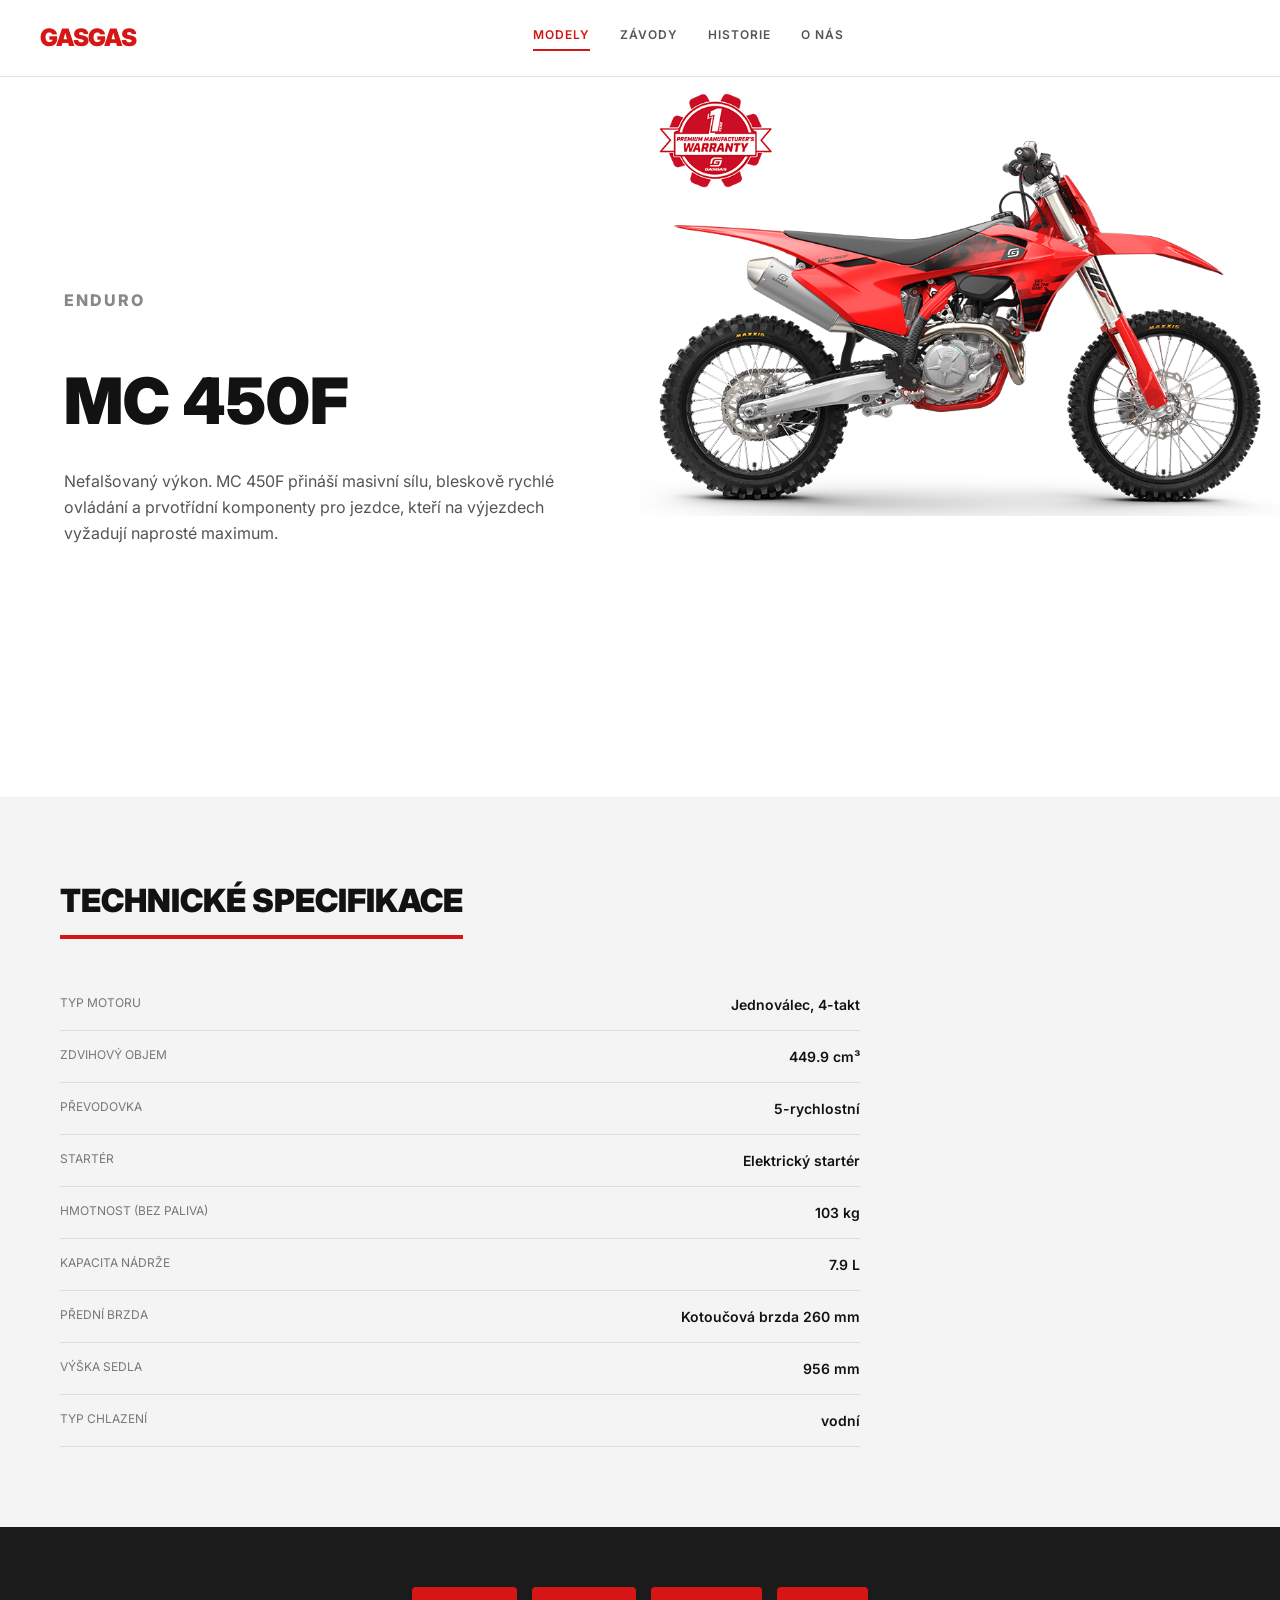
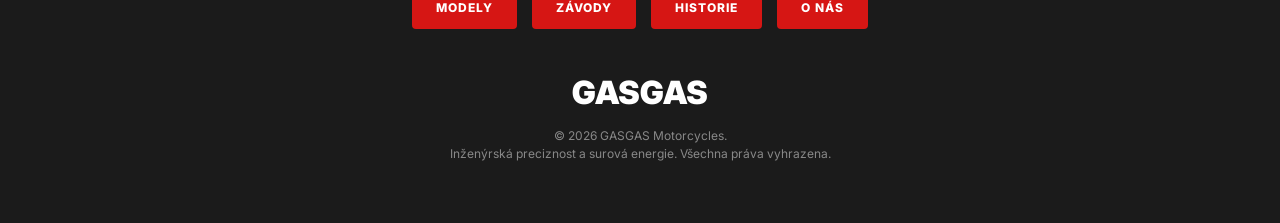
<file: mc450f.html>
<!DOCTYPE html>
<html lang="cs">

<head>
    <meta charset="UTF-8">
    <meta name="viewport" content="width=device-width, initial-scale=1.0">
    <title>GASGAS - MC 450F</title>
    <meta name="description" content="Detail modelu GasGas MC 450F. Ultimátní výkon a ovladatelnost.">
    <link rel="stylesheet" href="style.css">
</head>

<body>

    <header>
        <div class="logo"><a href="index.html">GASGAS</a></div>
        <nav class="main-nav">
            <a href="models.html" class="active">Modely</a>
            <a href="racing.html">Závody</a>
            <a href="history.html">Historie</a>
            <a href="about.html">O nás</a>
        </nav>
        <div class="header-actions"></div>
    </header>

    <section class="mc-hero">
        <div class="mc-info">
            <p class="section-subtitle" style="color: #888;">Enduro</p>
            <h1>MC 450F</h1>
            <p>Nefalšovaný výkon. MC 450F přináší masivní sílu, bleskově rychlé ovládání a prvotřídní komponenty pro jezdce, kteří na výjezdech vyžadují naprosté maximum.</p>
        </div>
        <img src="fotky/gasgas 450.png" alt="MC 450F">
    </section>

    <section class="tech-specs">
        <div class="container">
            <h2>TECHNICKÉ SPECIFIKACE</h2>
            <div class="spec-list">
                <div class="spec-item">
                    <span class="spec-label">TYP MOTORU</span>
                    <span class="spec-value">Jednoválec, 4-takt</span>
                </div>
                <div class="spec-item">
                    <span class="spec-label">ZDVIHOVÝ OBJEM</span>
                    <span class="spec-value">449.9 cm³</span>
                </div>
                <div class="spec-item">
                    <span class="spec-label">PŘEVODOVKA</span>
                    <span class="spec-value">5-rychlostní</span>
                </div>
                <div class="spec-item">
                    <span class="spec-label">STARTÉR</span>
                    <span class="spec-value">Elektrický startér</span>
                </div>
                <div class="spec-item">
                    <span class="spec-label">HMOTNOST (BEZ PALIVA)</span>
                    <span class="spec-value">103 kg</span>
                </div>
                <div class="spec-item">
                    <span class="spec-label">KAPACITA NÁDRŽE</span>
                    <span class="spec-value">7.9 L</span>
                </div>
                <div class="spec-item">
                    <span class="spec-label">PŘEDNÍ BRZDA</span>
                    <span class="spec-value">Kotoučová brzda 260 mm</span>
                </div>
                <div class="spec-item">
                    <span class="spec-label">VÝŠKA SEDLA</span>
                    <span class="spec-value">956 mm</span>
                </div>
                <div class="spec-item">
                    <span class="spec-label">TYP CHLAZENÍ</span>
                    <span class="spec-value">vodní</span>
                </div>
            </div>
        </div>
    </section>

    <footer>
        <div class="footer-links">
            <a href="models.html">Modely</a>
            <a href="racing.html">Závody</a>
            <a href="history.html">Historie</a>
            <a href="about.html">O nás</a>
        </div>
        <div>
            <span class="footer-logo">GASGAS</span>
            <p class="footer-copy">© 2026 GASGAS Motorcycles.<br>Inženýrská preciznost a surová energie. Všechna práva vyhrazena.</p>
        </div>
    </footer>

</body>

</html>
</file>
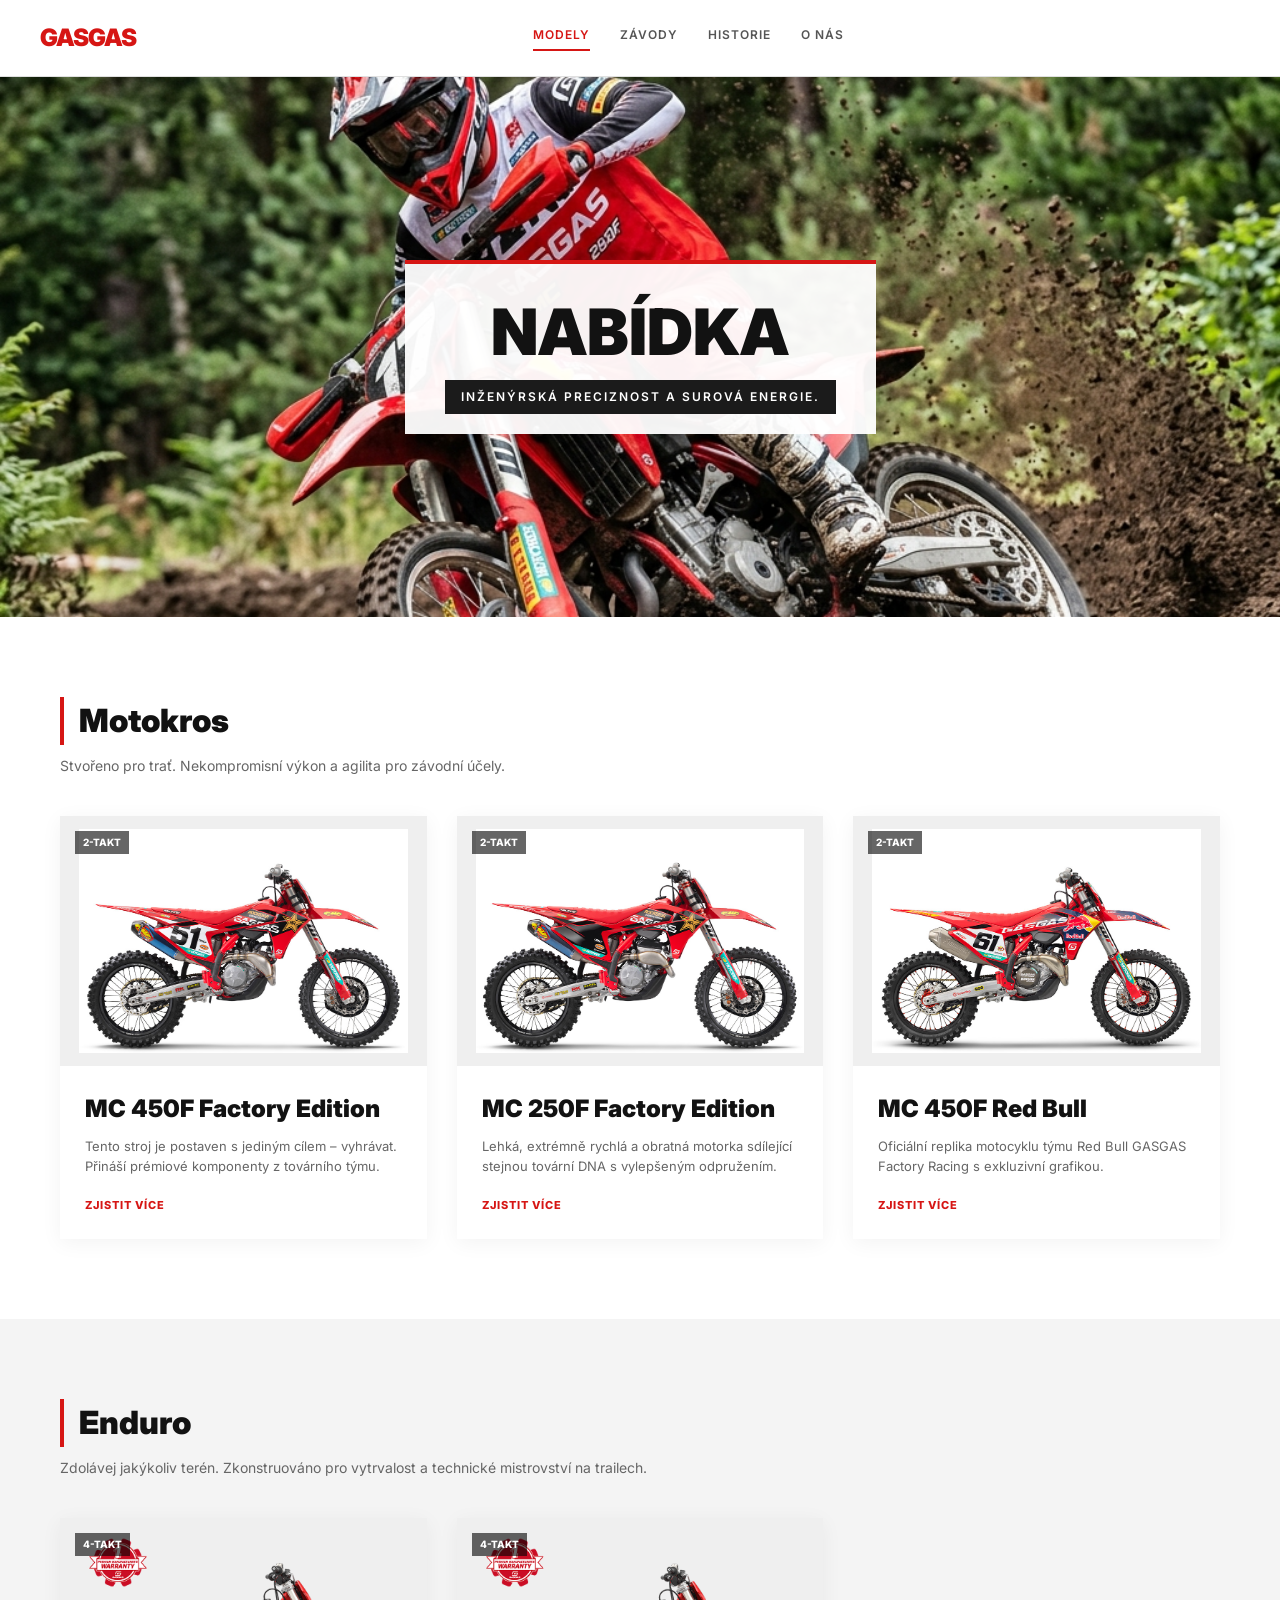
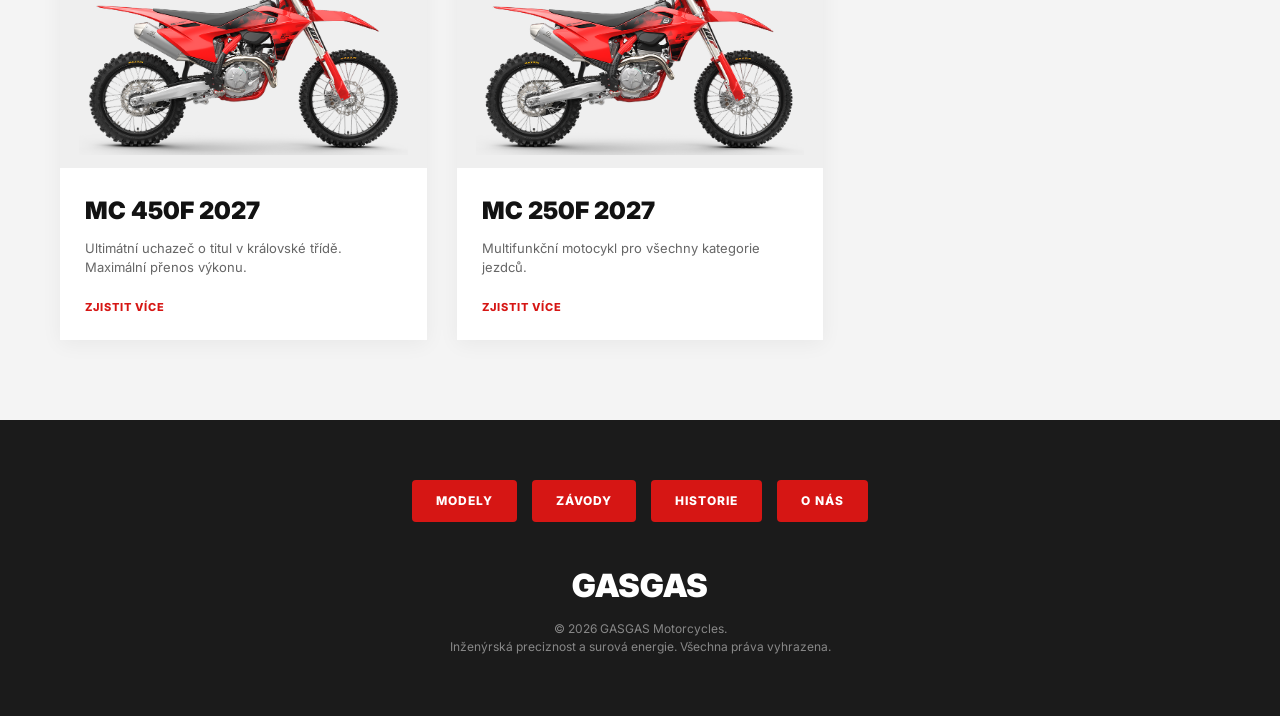
<file: models.html>
<!DOCTYPE html>
<html lang="cs">

<head>
    <meta charset="UTF-8">
    <meta name="viewport" content="width=device-width, initial-scale=1.0">
    <title>GASGAS - Nabídka Modelů</title>
    <meta name="description" content="Prohlédněte si naši nabídku motokrosových a enduro motocyklů GasGas.">
    <link rel="stylesheet" href="style.css">
</head>

<body>

    <header>
        <div class="logo"><a href="index.html">GASGAS</a></div>
        <nav class="main-nav">
            <a href="models.html" class="active">Modely</a>
            <a href="racing.html">Závody</a>
            <a href="history.html">Historie</a>
            <a href="about.html">O nás</a>
        </nav>
        <div class="header-actions"></div>
    </header>

    <section class="lineup-hero" style="background-image: url('assets/gasgas_mx_action_new_1778749724602.png');">
        <div class="title-box">
            <h1>Nabídka</h1>
            <p>Inženýrská preciznost a surová energie.</p>
        </div>
    </section>

    <section class="category-section">
        <div class="container">
            <h2 class="category-title">Motokros</h2>
            <p class="category-desc">Stvořeno pro trať. Nekompromisní výkon a agilita pro závodní účely.</p>
            <div class="models-grid">
                <div class="model-card">
                    <a href="mc450f-factory.html">
                        <div class="model-image-container">
                            <span class="stroke-tag">2-TAKT</span>
                            <img src="fotky/gasgas 450 factory edition.jpg" alt="MC 450F Factory Edition">
                        </div>
                        <div class="model-info">
                            <h3>MC 450F Factory Edition</h3>
                            <p>Tento stroj je postaven s jediným cílem – vyhrávat. Přináší prémiové komponenty z
                                továrního týmu.</p>
                            <span class="learn-more">Zjistit více <i class="fa-solid fa-arrow-right"></i></span>
                        </div>
                    </a>
                </div>

                <div class="model-card">
                    <a href="mc250f-factory.html">
                        <div class="model-image-container">
                            <span class="stroke-tag">2-TAKT</span>
                            <img src="fotky/gasgas 250 factory edition.jpg" alt="MC 250F Factory Edition">
                        </div>
                        <div class="model-info">
                            <h3>MC 250F Factory Edition</h3>
                            <p>Lehká, extrémně rychlá a obratná motorka sdílející stejnou tovární DNA s vylepšeným
                                odpružením.</p>
                            <span class="learn-more">Zjistit více <i class="fa-solid fa-arrow-right"></i></span>
                        </div>
                    </a>
                </div>

                <div class="model-card">
                    <a href="mc450f-redbull.html">
                        <div class="model-image-container">
                            <span class="stroke-tag">2-TAKT</span>
                            <img src="fotky/gasgas 450 redbull.jpg" alt="MC 450F Red Bull">
                        </div>
                        <div class="model-info">
                            <h3>MC 450F Red Bull</h3>
                            <p>Oficiální replika motocyklu týmu Red Bull GASGAS Factory Racing s exkluzivní grafikou.
                            </p>
                            <span class="learn-more">Zjistit více <i class="fa-solid fa-arrow-right"></i></span>
                        </div>
                    </a>
                </div>
            </div>
        </div>
    </section>

    <section class="category-section">
        <div class="container">
            <h2 class="category-title">Enduro</h2>
            <p class="category-desc">Zdolávej jakýkoliv terén. Zkonstruováno pro vytrvalost a technické mistrovství na
                trailech.</p>
            <div class="models-grid">
                <div class="model-card">
                    <a href="mc450f.html">
                        <div class="model-image-container">
                            <span class="stroke-tag">4-TAKT</span>
                            <img src="fotky/gasgas 450.png" alt="MC 450F">
                        </div>
                        <div class="model-info">
                            <h3>MC 450F 2027</h3>
                            <p>Ultimátní uchazeč o titul v královské třídě. Maximální přenos výkonu.</p>
                            <span class="learn-more">Zjistit více <i class="fa-solid fa-arrow-right"></i></span>
                        </div>
                    </a>
                </div>

                <div class="model-card">
                    <a href="mc250f.html">
                        <div class="model-image-container">
                            <span class="stroke-tag">4-TAKT</span>
                            <img src="fotky/gasgas 250.png" alt="MC 250F">
                        </div>
                        <div class="model-info">
                            <h3>MC 250F 2027</h3>
                            <p>Multifunkční motocykl pro všechny kategorie jezdců.</p>
                            <span class="learn-more">Zjistit více <i class="fa-solid fa-arrow-right"></i></span>
                        </div>
                    </a>
                </div>
            </div>
        </div>

    </section>

    <footer>
        <div class="footer-links">
            <a href="models.html">Modely</a>
            <a href="racing.html">Závody</a>
            <a href="history.html">Historie</a>
            <a href="about.html">O nás</a>
        </div>
        <div>
            <span class="footer-logo">GASGAS</span>
            <p class="footer-copy">© 2026 GASGAS Motorcycles.<br>Inženýrská preciznost a surová energie. Všechna práva
                vyhrazena.</p>
        </div>
    </footer>

</body>

</html>
</file>
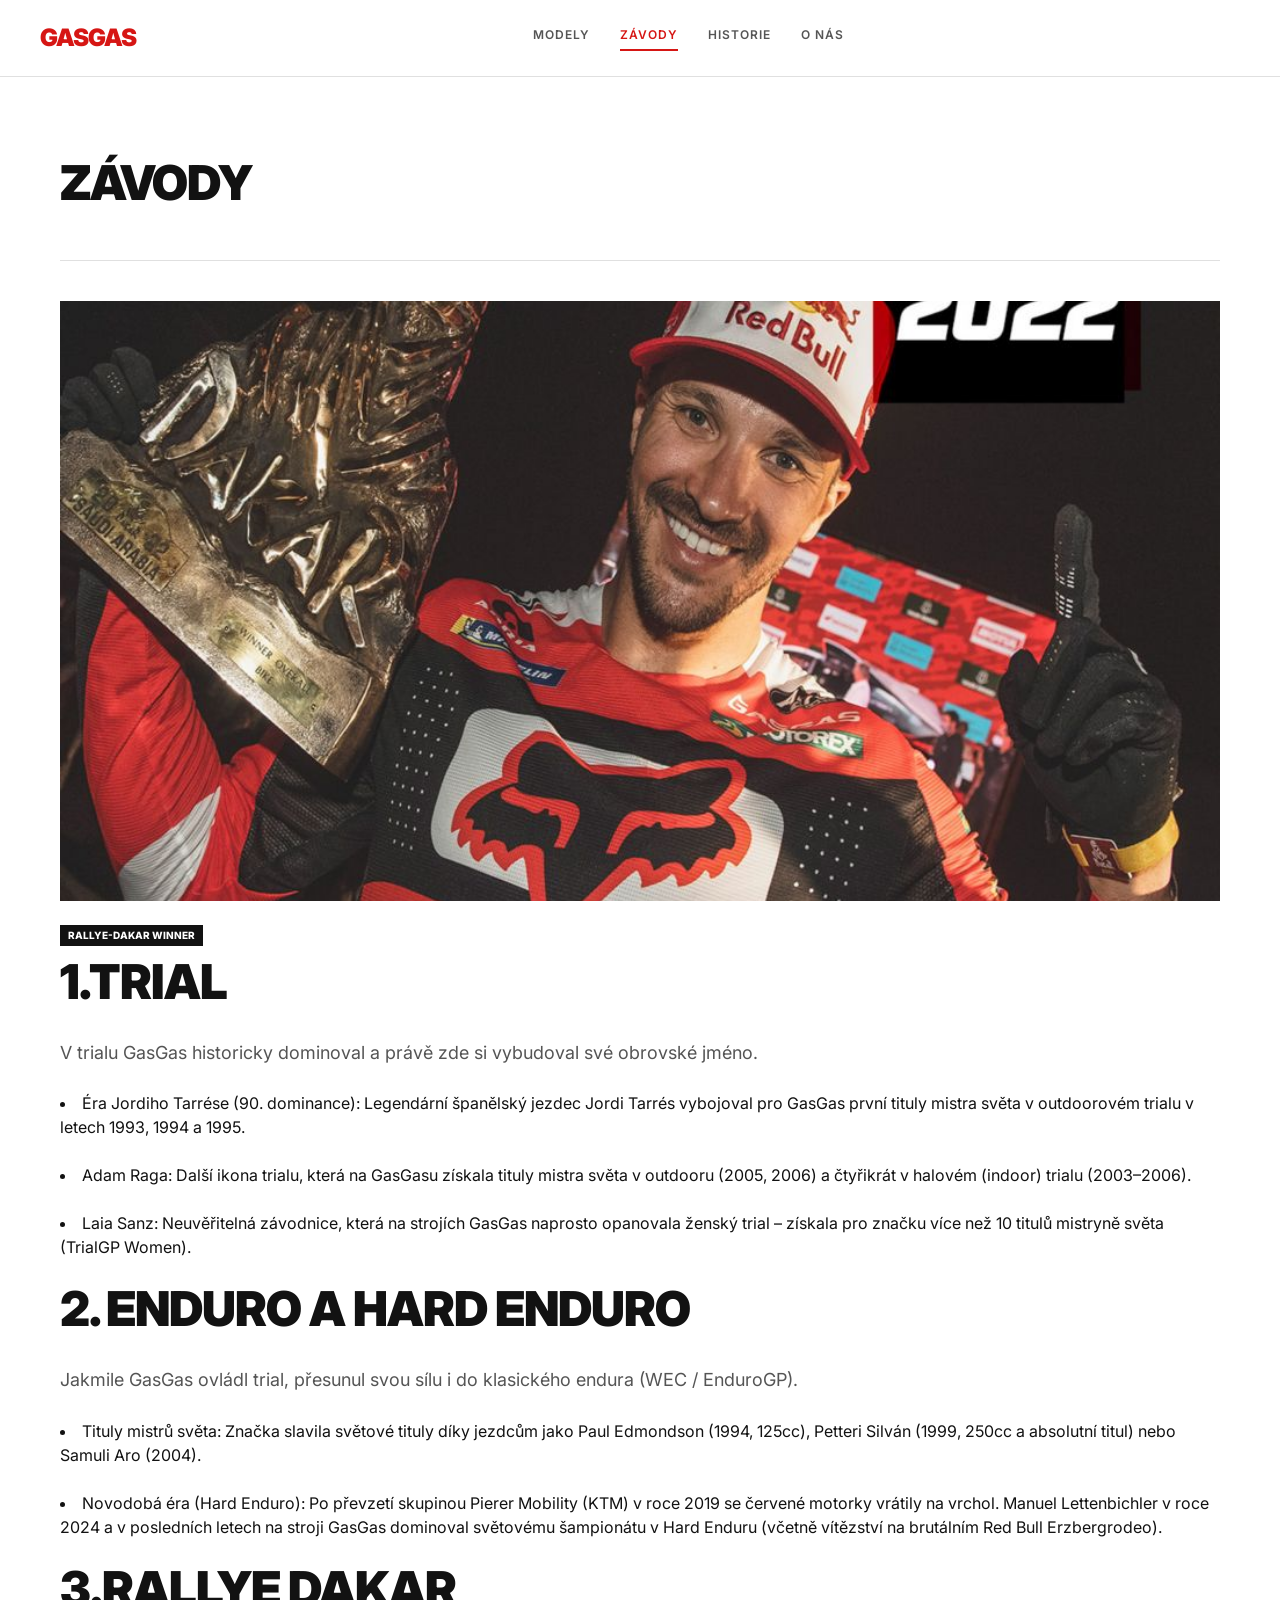
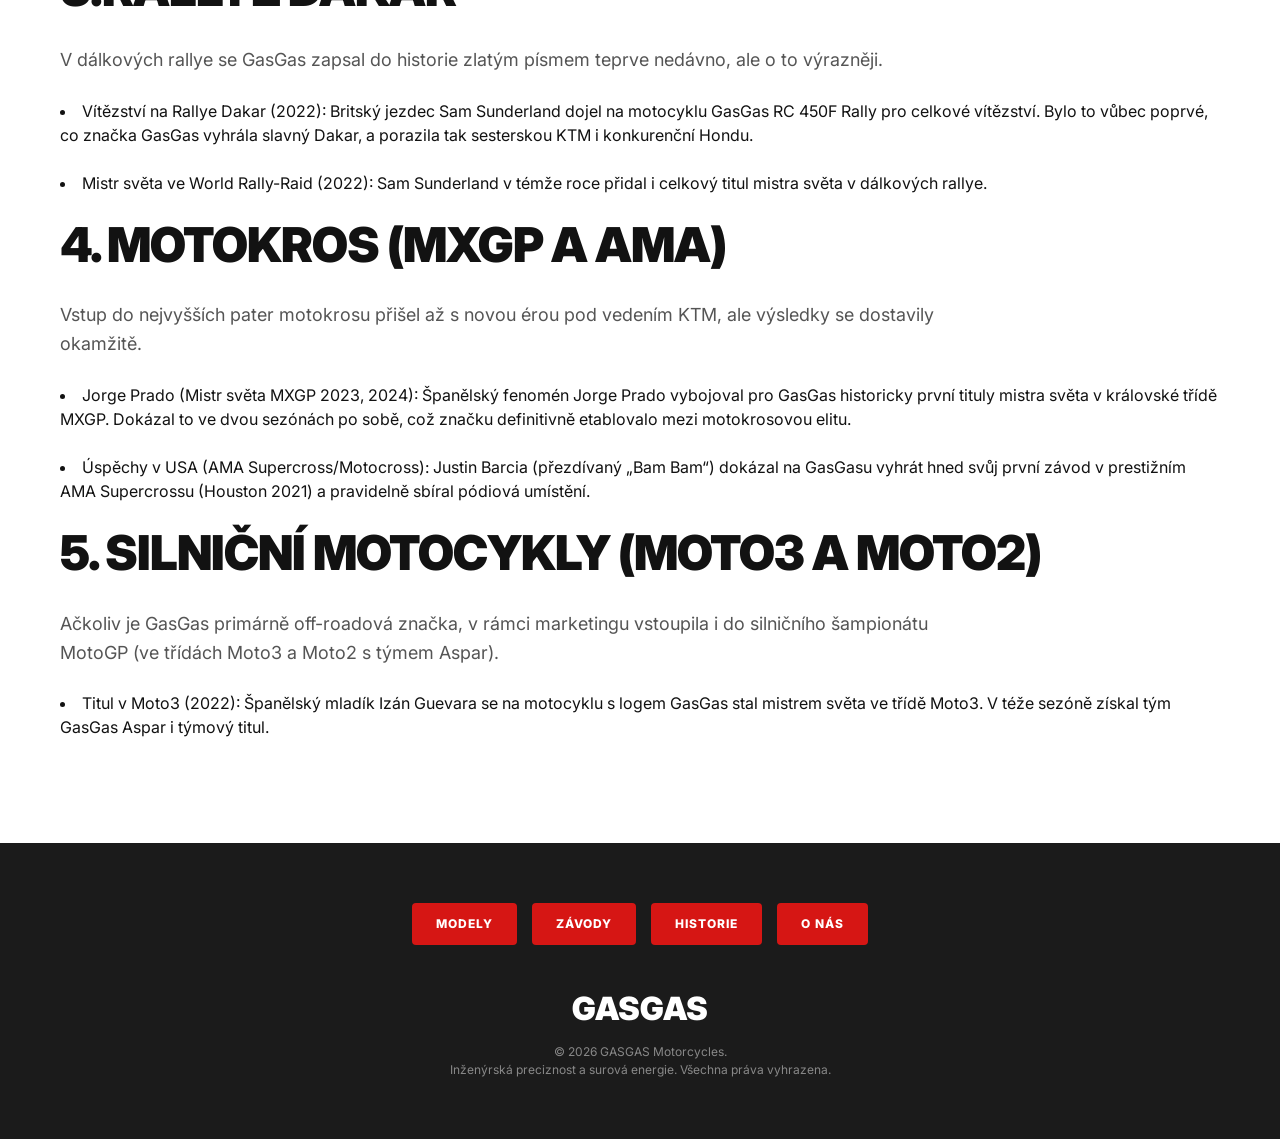
<file: racing.html>
<!DOCTYPE html>
<html lang="cs">

<head>
    <meta charset="UTF-8">
    <meta name="viewport" content="width=device-width, initial-scale=1.0">
    <title>GASGAS - Závody</title>
    <meta name="description" content="Novinky ze světa závodů GasGas.">
    <link rel="stylesheet" href="style.css">
</head>

<body>

    <header>
        <div class="logo"><a href="index.html">GASGAS</a></div>
        <nav class="main-nav">
            <a href="models.html">Modely</a>
            <a href="racing.html" class="active">Závody</a>
            <a href="history.html">Historie</a>
            <a href="about.html">O nás</a>
        </nav>
        <div class="header-actions"></div>
    </header>

    <section class="racing-highlights">
        <div class="container">
            <div class="section-header">
                <h2 class="section-title">Závody</h2>
            </div>
            <div class="full-news">
                <img src="assets/Rally-dakar-winner-milestone.jpg" alt="GasGas Factory Racing MXGP" class="news-image">
                <span class="tag">Rallye-Dakar winner</span>
                <h3 class="section-title">1.Trial</h3>
                <p class="news-desc">V trialu GasGas historicky dominoval a právě zde si vybudoval své obrovské jméno.
                </p><br>
                <p class="news-desc">
                    <li>Éra Jordiho Tarrése (90. dominance): Legendární španělský jezdec Jordi Tarrés vybojoval pro
                        GasGas první tituly mistra světa v outdoorovém trialu v letech 1993, 1994 a 1995.</li><br>

                    <li>Adam Raga: Další ikona trialu, která na GasGasu získala tituly mistra světa v outdooru (2005,
                        2006) a čtyřikrát v halovém (indoor) trialu (2003–2006).</li><br>

                    <li> Laia Sanz: Neuvěřitelná závodnice, která na strojích GasGas naprosto opanovala ženský trial –
                        získala pro značku více než 10 titulů mistryně světa (TrialGP Women).</li><br>
                </p>
            </div>
            <h3 class="section-title">2. Enduro a Hard Enduro</h3>
            <p class="news-desc">Jakmile GasGas ovládl trial, přesunul svou sílu i do klasického endura (WEC /
                EnduroGP).</p><br>
            <p class="news-desc">
                <li>Tituly mistrů světa: Značka slavila světové tituly díky jezdcům jako Paul Edmondson (1994, 125cc),
                    Petteri Silván (1999, 250cc a absolutní titul) nebo Samuli Aro (2004).</li><br>
                <li>Novodobá éra (Hard Enduro): Po převzetí skupinou Pierer Mobility (KTM) v roce 2019 se červené
                    motorky vrátily na vrchol. Manuel Lettenbichler v roce 2024 a v posledních letech na stroji GasGas
                    dominoval světovému šampionátu v Hard Enduru (včetně vítězství na brutálním Red Bull Erzbergrodeo).
                </li><br>
            </p>
            <h3 class="section-title">3.Rallye Dakar</h3>
            <p class="news-desc">V dálkových rallye se GasGas zapsal do historie zlatým písmem teprve nedávno, ale o to
                výrazněji.</p><br>
            <p class="news-desc">
                <li>Vítězství na Rallye Dakar (2022): Britský jezdec Sam Sunderland dojel na motocyklu GasGas RC 450F
                    Rally pro celkové vítězství. Bylo to vůbec poprvé, co značka GasGas vyhrála slavný Dakar, a porazila
                    tak sesterskou KTM i konkurenční Hondu.</li><br>
                <li>Mistr světa ve World Rally-Raid (2022): Sam Sunderland v témže roce přidal i celkový titul mistra
                    světa v dálkových rallye.</li><br>
            </p>
            <h3 class="section-title">4. Motokros (MXGP a AMA)</h3>
            <p class="news-desc">Vstup do nejvyšších pater motokrosu přišel až s novou érou pod vedením KTM, ale
                výsledky se dostavily okamžitě.</p><br>
            <p class="news-desc">
                <li>Jorge Prado (Mistr světa MXGP 2023, 2024): Španělský fenomén Jorge Prado vybojoval pro GasGas
                    historicky první tituly mistra světa v královské třídě MXGP. Dokázal to ve dvou sezónách po sobě,
                    což značku definitivně etablovalo mezi motokrosovou elitu.</li><br>
                <li>Úspěchy v USA (AMA Supercross/Motocross): Justin Barcia (přezdívaný „Bam Bam“) dokázal na GasGasu
                    vyhrát hned svůj první závod v prestižním AMA Supercrossu (Houston 2021) a pravidelně sbíral pódiová
                    umístění.</li><br>
            </p>
            <h3 class="section-title">5. Silniční motocykly (Moto3 a Moto2)</h3>
            <p class="news-desc">Ačkoliv je GasGas primárně off-roadová značka, v rámci marketingu vstoupila i do
                silničního šampionátu MotoGP (ve třídách Moto3 a Moto2 s týmem Aspar).</p><br>
            <p class="news-desc">
                <li>Titul v Moto3 (2022): Španělský mladík Izán Guevara se na motocyklu s logem GasGas stal mistrem
                    světa ve třídě Moto3. V téže sezóně získal tým GasGas Aspar i týmový titul.</li><br>
            </p>


        </div>
    </section>

    <footer>
        <div class="footer-links">
            <a href="models.html">Modely</a>
            <a href="racing.html">Závody</a>
            <a href="history.html">Historie</a>
            <a href="about.html">O nás</a>
        </div>
        <div>
            <span class="footer-logo">GASGAS</span>
            <p class="footer-copy">© 2026 GASGAS Motorcycles.<br>Inženýrská preciznost a surová energie. Všechna práva
                vyhrazena.</p>
        </div>
    </footer>

</body>

</html>
</file>
<file: style.css>
@import url('https://fonts.googleapis.com/css2?family=Inter:wght@400;600;800;900&display=swap');

:root {
    --primary-red: #D61614;
    --dark-bg: #1B1B1B;
    --text-dark: #121212;
    --text-light: #F9F9F9;
    --bg-light: #F4F4F4;
    --border-color: #E0E0E0;
    --font-main: 'Inter', sans-serif;
    --container-width: 1200px;
}

* {
    margin: 0;
    padding: 0;
    box-sizing: border-box;
}

body {
    font-family: var(--font-main);
    color: var(--text-dark);
    background-color: #FFFFFF;
    line-height: 1.5;
    -webkit-font-smoothing: antialiased;
}

a {
    text-decoration: none;
    color: inherit;
    transition: color 0.3s ease;
}

ul {
    list-style: none;
}

img {
    max-width: 100%;
    display: block;
}

.container {
    max-width: var(--container-width);
    margin: 0 auto;
    padding: 0 20px;
}

header {
    display: flex;
    justify-content: space-between;
    align-items: center;
    padding: 20px 40px;
    background-color: #FFFFFF;
    position: sticky;
    top: 0;
    z-index: 100;
    border-bottom: 1px solid var(--border-color);
}

.logo {
    font-size: 24px;
    font-weight: 900;
    color: var(--primary-red);
    letter-spacing: -1px;
    text-transform: uppercase;
}

nav.main-nav {
    display: flex;
    gap: 30px;
}

nav.main-nav a {
    font-size: 12px;
    font-weight: 600;
    text-transform: uppercase;
    letter-spacing: 1px;
    color: #555;
    padding-bottom: 5px;
}

nav.main-nav a:hover,
nav.main-nav a.active {
    color: var(--primary-red);
    border-bottom: 2px solid var(--primary-red);
}

.header-actions {
    display: flex;
    align-items: center;
    gap: 20px;
}

.btn-solid {
    background-color: var(--primary-red);
    color: white;
    padding: 10px 20px;
    font-weight: 600;
    text-transform: uppercase;
    font-size: 12px;
    letter-spacing: 1px;
    border: none;
    cursor: pointer;
    transition: background-color 0.3s;
}

.btn-solid:hover {
    background-color: #B21210;
}

.section-subtitle {
    color: var(--primary-red);
    font-size: 10px;
    font-weight: 800;
    text-transform: uppercase;
    letter-spacing: 2px;
    margin-bottom: 10px;
}

.section-title {
    font-size: 48px;
    font-weight: 900;
    text-transform: uppercase;
    line-height: 1.1;
    margin-bottom: 30px;
    letter-spacing: -1px;
}

.hero {
    height: 80vh;
    background-size: cover;
    background-position: center;
    position: relative;
    display: flex;
    align-items: center;
}

.hero::before {
    content: '';
    position: absolute;
    inset: 0;
    background: linear-gradient(to right, rgba(0, 0, 0, 0.7) 0%, rgba(0, 0, 0, 0.1) 100%);
}

.hero .container {
    position: relative;
    z-index: 10;
    color: white;
    max-width: 800px;
    margin: 0;
    padding-left: 8%;
}

.hero h1 {
    font-size: 72px;
    font-weight: 900;
    text-transform: uppercase;
    line-height: 1;
    margin-bottom: 20px;
    letter-spacing: -2px;
}

.hero p {
    font-size: 18px;
    margin-bottom: 30px;
    max-width: 500px;
    opacity: 0.9;
}

.hero .link-white {
    color: white;
    text-decoration: underline;
    font-weight: 600;
    font-size: 14px;
}

.racing-highlights {
    padding: 80px 0;
}

.section-header {
    display: flex;
    justify-content: space-between;
    align-items: flex-end;
    margin-bottom: 40px;
    border-bottom: 1px solid var(--border-color);
    padding-bottom: 20px;
}

.full-news {
    width: 100%;
}

.full-news .news-image {
    width: 100%;
    height: 600px;
    object-fit: cover;
    margin-bottom: 20px;
}

.tag {
    background-color: var(--text-dark);
    color: white;
    font-size: 10px;
    padding: 3px 8px;
    font-weight: 800;
    text-transform: uppercase;
    display: inline-block;
    margin-bottom: 10px;
}

.news-title {
    font-size: 36px;
    font-weight: 900;
    text-transform: uppercase;
    margin-bottom: 15px;
}

.news-desc {
    color: #555;
    font-size: 18px;
    line-height: 1.6;
    max-width: 900px;
}

.search-box {
    display: flex;
    flex-direction: column;
    gap: 10px;
    position: relative;
    max-width: 300px;
}

.search-box input {
    padding: 12px 15px;
    border: 1px solid #CCC;
    font-family: var(--font-main);
    font-size: 14px;
}

.search-btn {
    background: transparent;
    border: none;
    text-transform: uppercase;
    font-weight: 600;
    font-size: 12px;
    cursor: pointer;
    text-align: left;
    margin-top: 10px;
    display: flex;
    align-items: center;
    gap: 5px;
}

footer {
    background-color: var(--dark-bg);
    color: white;
    padding: 60px 40px;
    display: flex;
    flex-direction: column;
    align-items: center;
    text-align: center;
    gap: 40px;
}

.footer-logo {
    font-size: 32px;
    font-weight: 900;
    margin-bottom: 10px;
    display: block;
}

.footer-copy {
    font-size: 12px;
    color: #888;
}

.footer-links {
    display: flex;
    flex-direction: row;
    justify-content: center;
    flex-wrap: wrap;
    gap: 15px;
    order: -1;
}

.footer-links a {
    font-size: 12px;
    color: white;
    background-color: var(--primary-red);
    padding: 12px 24px;
    border-radius: 4px;
    font-weight: 800;
    text-transform: uppercase;
    letter-spacing: 1px;
    transition: all 0.3s ease;
}

.footer-links a:hover {
    background-color: #B21210;
    transform: translateY(-2px);
}

.lineup-hero {
    height: 60vh;
    background-size: cover;
    background-position: center;
    position: relative;
    display: flex;
    align-items: center;
    justify-content: center;
}

.lineup-hero .title-box {
    background: rgba(255, 255, 255, 0.95);
    padding: 20px 40px;
    text-align: center;
    border-top: 4px solid var(--primary-red);
}

.lineup-hero h1 {
    font-size: 64px;
    font-weight: 900;
    text-transform: uppercase;
    margin: 0;
    color: var(--text-dark);
}

.lineup-hero p {
    background: var(--dark-bg);
    color: white;
    display: inline-block;
    padding: 8px 16px;
    font-size: 12px;
    text-transform: uppercase;
    letter-spacing: 2px;
    font-weight: 600;
}

.category-section {
    padding: 80px 0;
}

.category-section:nth-child(even) {
    background-color: var(--bg-light);
}

.category-title {
    font-size: 32px;
    font-weight: 900;
    border-left: 4px solid var(--primary-red);
    padding-left: 15px;
    margin-bottom: 10px;
}

.category-desc {
    color: #666;
    margin-bottom: 40px;
    font-size: 14px;
}

.models-grid {
    display: grid;
    grid-template-columns: repeat(auto-fill, minmax(300px, 1fr));
    gap: 30px;
}

.model-card {
    background: white;
    box-shadow: 0 4px 20px rgba(0, 0, 0, 0.05);
    transition: transform 0.3s;
}

.model-card:hover {
    transform: translateY(-5px);
}

.model-image-container {
    position: relative;
    background: #EFEFEF;
    height: 250px;
    display: flex;
    align-items: center;
    justify-content: center;
    overflow: hidden;
}

.model-image-container img {
    height: 90%;
    object-fit: contain;
}

.stroke-tag {
    position: absolute;
    top: 15px;
    left: 15px;
    background: rgba(0, 0, 0, 0.6);
    color: white;
    font-size: 10px;
    font-weight: 800;
    padding: 4px 8px;
}

.model-info {
    padding: 25px;
}

.model-info h3 {
    font-size: 24px;
    font-weight: 900;
    margin-bottom: 10px;
}

.model-info p {
    font-size: 13px;
    color: #666;
    margin-bottom: 20px;
    min-height: 40px;
}

.learn-more {
    color: var(--primary-red);
    font-size: 11px;
    font-weight: 800;
    text-transform: uppercase;
    letter-spacing: 1px;
    display: flex;
    align-items: center;
    gap: 5px;
}

.mc-hero {
    display: grid;
    grid-template-columns: 1fr 1fr;
    min-height: 80vh;
}

.mc-info {
    padding: 100px 10%;
    display: flex;
    flex-direction: column;
    justify-content: center;
}

.mc-info h1 {
    font-size: 64px;
    font-weight: 900;
    margin-bottom: 20px;
}

.mc-info p {
    color: #555;
    font-size: 16px;
    margin-bottom: 40px;
    line-height: 1.6;
}

.tech-specs {
    padding: 80px 0;
    background: var(--bg-light);
}

.tech-specs h2 {
    font-size: 32px;
    font-weight: 900;
    margin-bottom: 40px;
    text-transform: uppercase;
    border-bottom: 4px solid var(--primary-red);
    display: inline-block;
    padding-bottom: 10px;
}

.spec-list {
    max-width: 800px;
}

.spec-item {
    display: flex;
    justify-content: space-between;
    padding: 15px 0;
    border-bottom: 1px solid #DDD;
    font-size: 14px;
}

.spec-label {
    color: #777;
    text-transform: uppercase;
    font-size: 12px;
}

.spec-value {
    font-weight: 600;
}

.page-hero-image {
    width: 100%;
    height: 400px;
    object-fit: cover;
    margin-top: 40px;
}
</file>
